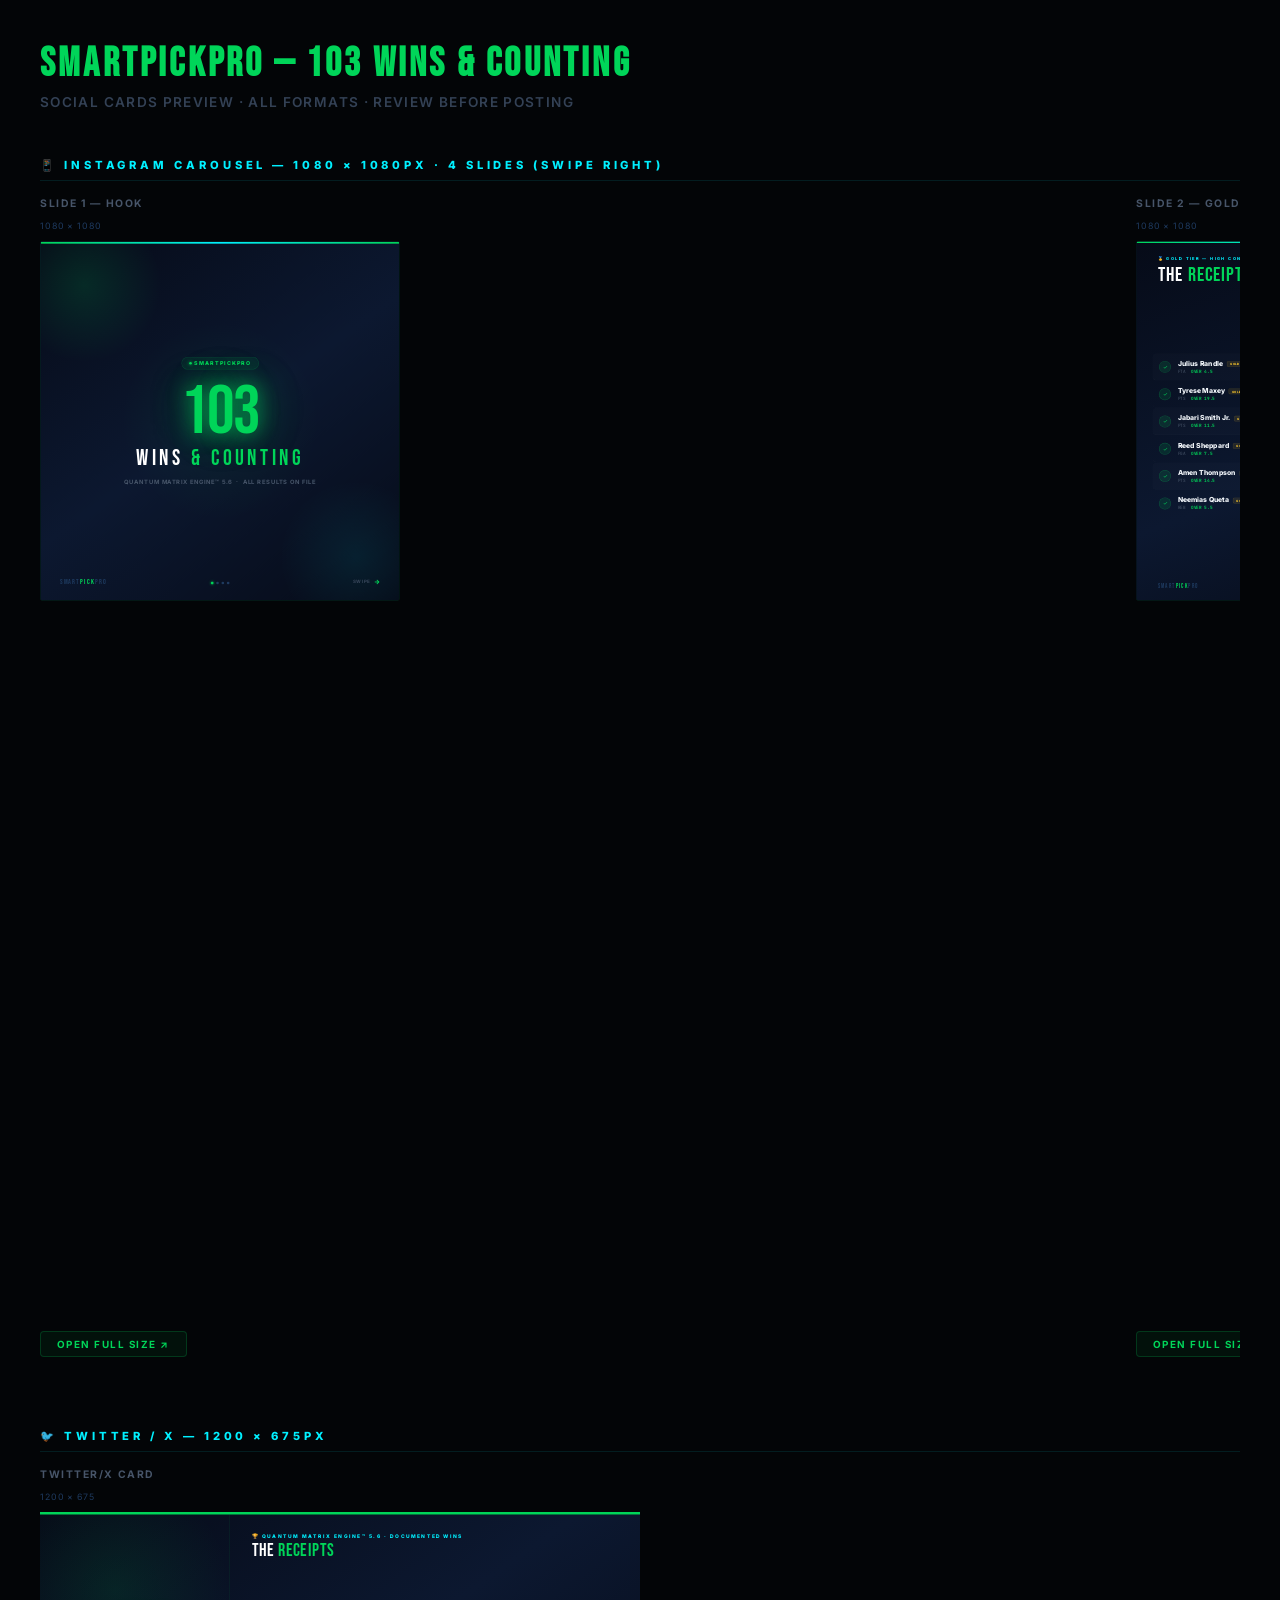
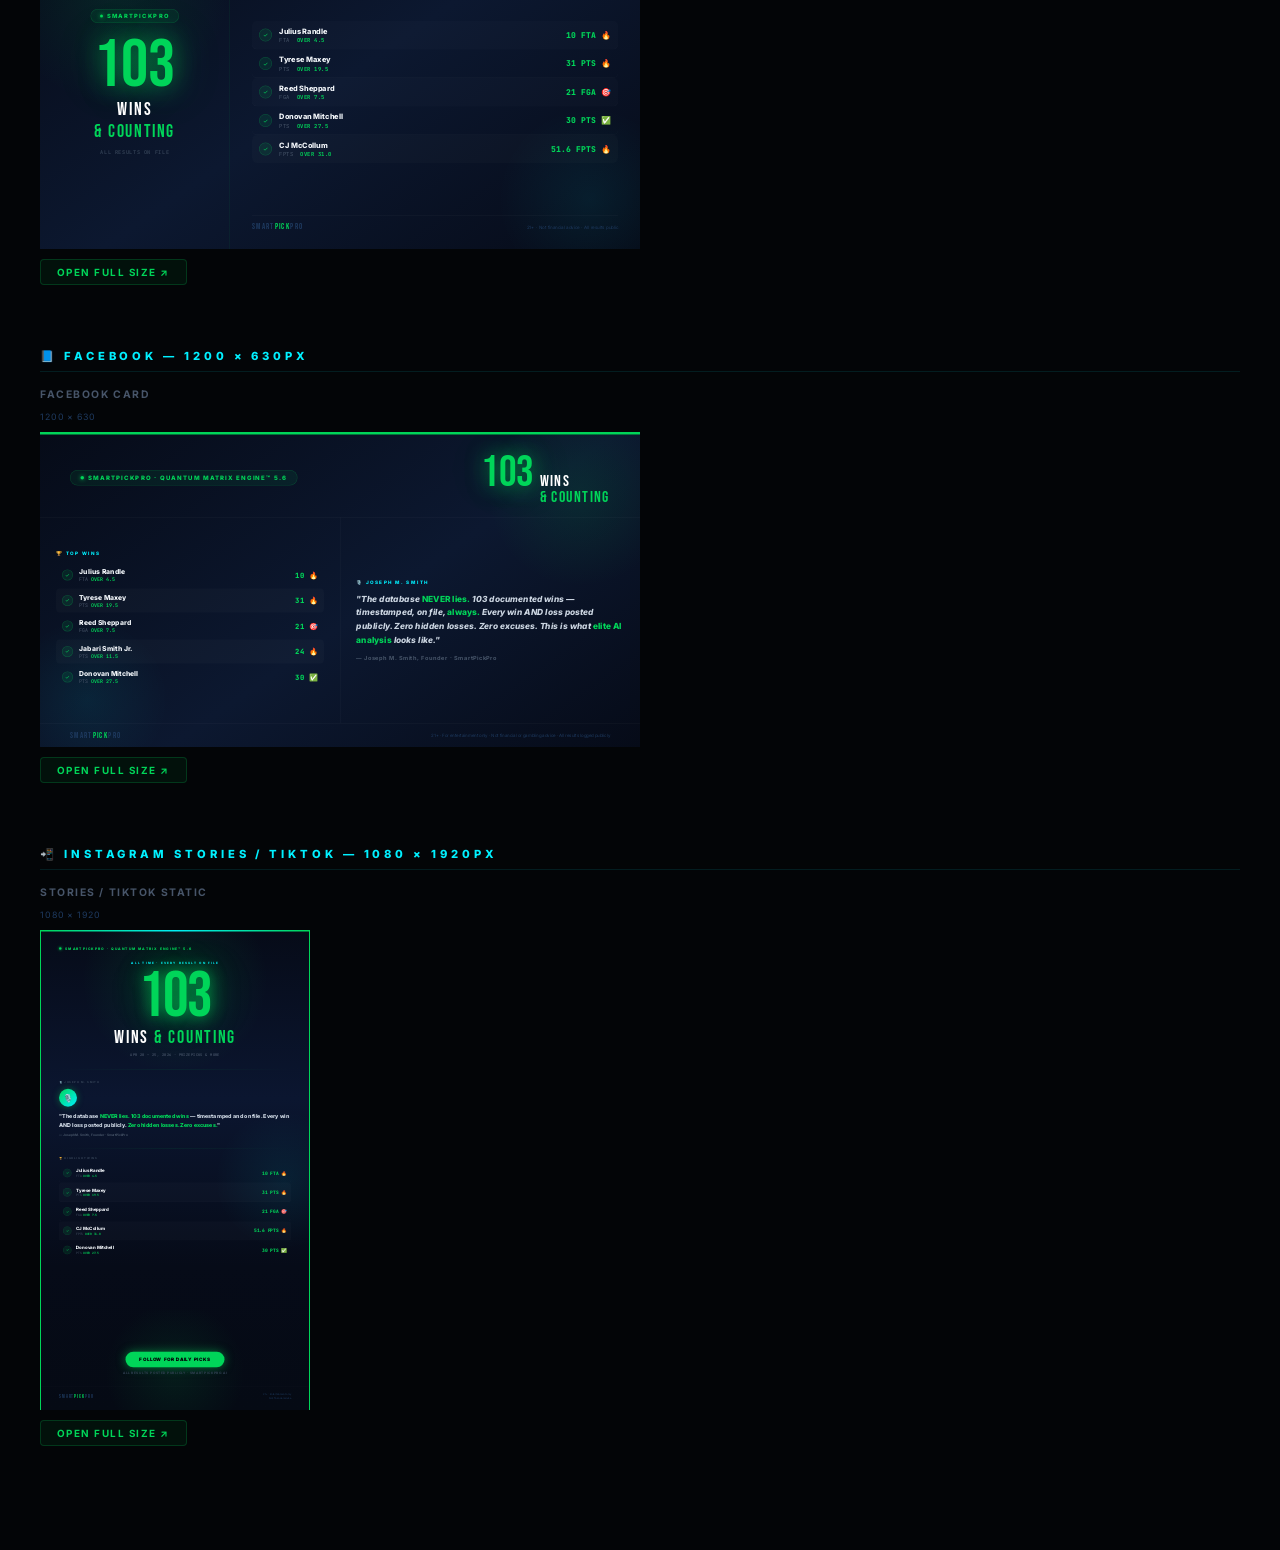
<file: assets/social/index.html>
<!DOCTYPE html>
<html lang="en">
<head>
<meta charset="UTF-8">
<title>SmartPickPro — Social Cards Preview</title>
<style>
@import url('https://fonts.googleapis.com/css2?family=Bebas+Neue&family=Inter:wght@400;600;700;800&display=swap');
* { box-sizing: border-box; margin: 0; padding: 0; }
body {
  background: #030507;
  font-family: 'Inter', sans-serif;
  color: #94a3b8;
  padding: 40px;
  min-height: 100vh;
}
h1 {
  font-family: 'Bebas Neue', sans-serif;
  font-size: 2.5rem;
  color: #00D559;
  letter-spacing: 0.08em;
  margin-bottom: 6px;
}
.subtitle { font-size: 0.85rem; color: #334155; margin-bottom: 48px; letter-spacing: 0.1em; font-weight: 600; text-transform: uppercase; }

.section { margin-bottom: 64px; }
.section-title {
  font-size: 0.7rem; font-weight: 800; letter-spacing: 0.35em; color: #00f0ff;
  text-transform: uppercase; margin-bottom: 16px;
  border-bottom: 1px solid rgba(0,240,255,0.1); padding-bottom: 8px;
}

/* Card groups */
.cards-row { display: flex; gap: 24px; flex-wrap: wrap; align-items: flex-start; }

.card-wrap {
  display: flex; flex-direction: column; gap: 10px;
}
.card-label {
  font-size: 0.65rem; font-weight: 700; letter-spacing: 0.15em;
  color: #475569; text-transform: uppercase;
}
.card-dims {
  font-size: 0.55rem; color: #1e3a5f; letter-spacing: 0.1em;
}
iframe {
  border: 1px solid rgba(0,213,89,0.15);
  border-radius: 8px;
  display: block;
  background: #060B18;
}
a.view-btn {
  display: inline-block;
  background: rgba(0,213,89,0.06);
  border: 1px solid rgba(0,213,89,0.2);
  color: #00D559;
  font-size: 0.62rem;
  font-weight: 700;
  letter-spacing: 0.15em;
  padding: 6px 16px;
  border-radius: 4px;
  text-decoration: none;
  text-transform: uppercase;
  width: fit-content;
}
a.view-btn:hover { background: rgba(0,213,89,0.12); }

/* IG carousel side scroll */
.ig-row { display: flex; gap: 16px; overflow-x: auto; padding-bottom: 8px; }
.ig-row::-webkit-scrollbar { height: 4px; }
.ig-row::-webkit-scrollbar-track { background: #0a0f1a; }
.ig-row::-webkit-scrollbar-thumb { background: #00D559; border-radius: 2px; }
</style>
</head>
<body>

<h1>SmartPickPro — 103 Wins &amp; Counting</h1>
<div class="subtitle">Social Cards Preview · All formats · Review before posting</div>

<!-- INSTAGRAM CAROUSEL -->
<div class="section">
  <div class="section-title">📱 Instagram Carousel — 1080 × 1080px · 4 Slides (Swipe Right)</div>
  <div class="ig-row">

    <div class="card-wrap">
      <div class="card-label">Slide 1 — Hook</div>
      <div class="card-dims">1080 × 1080</div>
      <iframe src="ig_slide_1_hook.html" width="360" height="360" scrolling="no" style="transform:scale(0.333);transform-origin:top left;width:1080px;height:1080px;"></iframe>
      <a class="view-btn" href="ig_slide_1_hook.html" target="_blank">Open Full Size ↗</a>
    </div>

    <div class="card-wrap">
      <div class="card-label">Slide 2 — Gold Wins</div>
      <div class="card-dims">1080 × 1080</div>
      <iframe src="ig_slide_2_gold_wins.html" width="360" height="360" scrolling="no" style="transform:scale(0.333);transform-origin:top left;width:1080px;height:1080px;"></iframe>
      <a class="view-btn" href="ig_slide_2_gold_wins.html" target="_blank">Open Full Size ↗</a>
    </div>

    <div class="card-wrap">
      <div class="card-label">Slide 3 — More Wins</div>
      <div class="card-dims">1080 × 1080</div>
      <iframe src="ig_slide_3_more_wins.html" width="360" height="360" scrolling="no" style="transform:scale(0.333);transform-origin:top left;width:1080px;height:1080px;"></iframe>
      <a class="view-btn" href="ig_slide_3_more_wins.html" target="_blank">Open Full Size ↗</a>
    </div>

    <div class="card-wrap">
      <div class="card-label">Slide 4 — Joseph CTA</div>
      <div class="card-dims">1080 × 1080</div>
      <iframe src="ig_slide_4_cta.html" width="360" height="360" scrolling="no" style="transform:scale(0.333);transform-origin:top left;width:1080px;height:1080px;"></iframe>
      <a class="view-btn" href="ig_slide_4_cta.html" target="_blank">Open Full Size ↗</a>
    </div>

  </div>
</div>

<!-- TWITTER/X -->
<div class="section">
  <div class="section-title">🐦 Twitter / X — 1200 × 675px</div>
  <div class="cards-row">
    <div class="card-wrap">
      <div class="card-label">Twitter/X Card</div>
      <div class="card-dims">1200 × 675</div>
      <div style="position:relative;width:600px;height:337px;overflow:hidden;">
        <iframe src="twitter_x_card.html" scrolling="no" style="width:1200px;height:675px;transform:scale(0.5);transform-origin:top left;border:none;border-radius:0;"></iframe>
      </div>
      <a class="view-btn" href="twitter_x_card.html" target="_blank">Open Full Size ↗</a>
    </div>
  </div>
</div>

<!-- FACEBOOK -->
<div class="section">
  <div class="section-title">📘 Facebook — 1200 × 630px</div>
  <div class="cards-row">
    <div class="card-wrap">
      <div class="card-label">Facebook Card</div>
      <div class="card-dims">1200 × 630</div>
      <div style="position:relative;width:600px;height:315px;overflow:hidden;">
        <iframe src="facebook_card.html" scrolling="no" style="width:1200px;height:630px;transform:scale(0.5);transform-origin:top left;border:none;border-radius:0;"></iframe>
      </div>
      <a class="view-btn" href="facebook_card.html" target="_blank">Open Full Size ↗</a>
    </div>
  </div>
</div>

<!-- STORIES / TIKTOK -->
<div class="section">
  <div class="section-title">📲 Instagram Stories / TikTok — 1080 × 1920px</div>
  <div class="cards-row">
    <div class="card-wrap">
      <div class="card-label">Stories / TikTok Static</div>
      <div class="card-dims">1080 × 1920</div>
      <div style="position:relative;width:270px;height:480px;overflow:hidden;">
        <iframe src="stories_tiktok.html" scrolling="no" style="width:1080px;height:1920px;transform:scale(0.25);transform-origin:top left;border:none;border-radius:0;"></iframe>
      </div>
      <a class="view-btn" href="stories_tiktok.html" target="_blank">Open Full Size ↗</a>
    </div>
  </div>
</div>

</body>
</html>
</file>
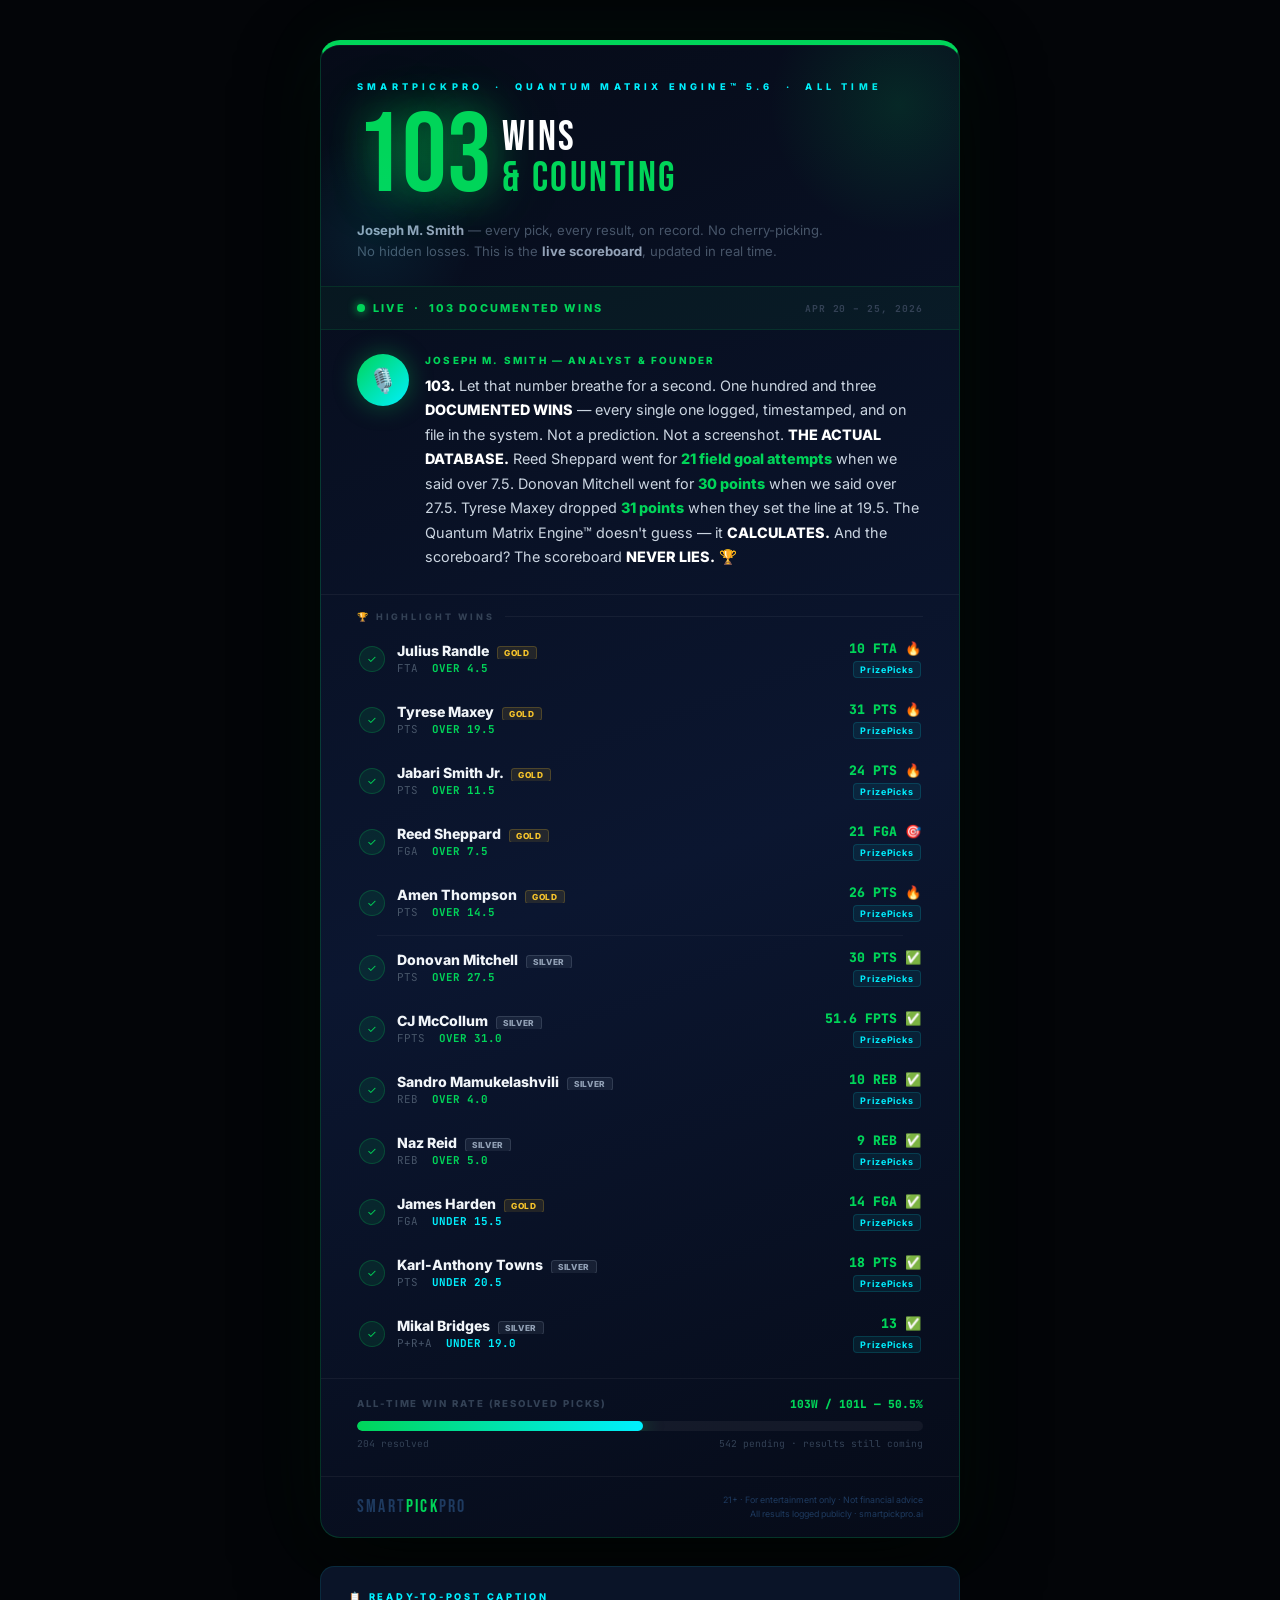
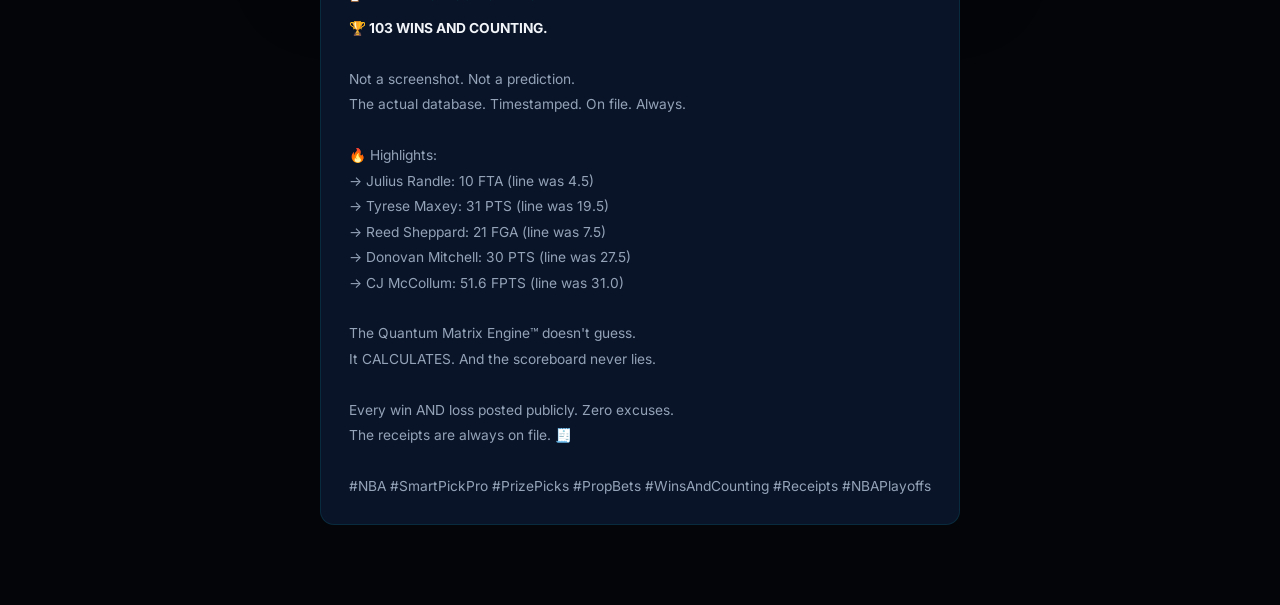
<file: assets/wins_and_counting.html>
<!DOCTYPE html>
<html lang="en">
<head>
<meta charset="UTF-8">
<meta name="viewport" content="width=device-width, initial-scale=1.0">
<title>SmartPickPro — 103 Wins &amp; Counting</title>
<style>
  @import url('https://fonts.googleapis.com/css2?family=Bebas+Neue&family=Inter:wght@400;600;700;800;900&family=JetBrains+Mono:wght@400;700&display=swap');

  *, *::before, *::after { box-sizing: border-box; margin: 0; padding: 0; }

  body {
    background: #030508;
    display: flex;
    justify-content: center;
    align-items: flex-start;
    padding: 40px 20px 80px;
    min-height: 100vh;
    font-family: 'Inter', system-ui, sans-serif;
  }

  .outer { display: flex; flex-direction: column; align-items: center; width: 100%; max-width: 640px; }

  .card {
    width: 100%;
    background: linear-gradient(160deg, #060B18 0%, #0B1630 55%, #060B18 100%);
    border: 1px solid rgba(0,213,89,0.20);
    border-top: 5px solid #00D559;
    border-radius: 20px;
    overflow: hidden;
    box-shadow:
      0 32px 80px rgba(0,0,0,0.75),
      0 0 80px rgba(0,213,89,0.06),
      inset 0 1px 0 rgba(255,255,255,0.04);
  }

  /* ── HERO ── */
  .hero {
    padding: 36px 36px 24px;
    position: relative;
    overflow: hidden;
  }
  .hero-glow-tr {
    position: absolute; top: -80px; right: -80px;
    width: 280px; height: 280px;
    background: radial-gradient(circle, rgba(0,213,89,0.13) 0%, transparent 65%);
    pointer-events: none;
  }
  .hero-glow-bl {
    position: absolute; bottom: -60px; left: -60px;
    width: 220px; height: 220px;
    background: radial-gradient(circle, rgba(0,240,255,0.07) 0%, transparent 65%);
    pointer-events: none;
  }

  .hero-eyebrow {
    font-size: 0.58rem;
    font-weight: 800;
    letter-spacing: 0.45em;
    color: #00f0ff;
    text-transform: uppercase;
    margin-bottom: 10px;
  }

  .hero-counter {
    display: flex;
    align-items: flex-end;
    gap: 10px;
    line-height: 1;
    margin-bottom: 6px;
  }
  .hero-num {
    font-family: 'Bebas Neue', sans-serif;
    font-size: 7rem;
    color: #00D559;
    text-shadow:
      0 0 40px rgba(0,213,89,0.6),
      0 0 80px rgba(0,213,89,0.3);
    line-height: 1;
  }
  .hero-word {
    font-family: 'Bebas Neue', sans-serif;
    font-size: 2.6rem;
    color: #ffffff;
    letter-spacing: 0.06em;
    line-height: 1;
    padding-bottom: 14px;
  }
  .hero-word span {
    color: #00D559;
  }

  .hero-sub {
    font-size: 0.82rem;
    color: #475569;
    line-height: 1.6;
    margin-top: 6px;
    max-width: 480px;
  }
  .hero-sub strong { color: #94a3b8; }

  /* ── LIVE COUNTER STRIP ── */
  .counter-strip {
    background: rgba(0,213,89,0.05);
    border-top: 1px solid rgba(0,213,89,0.12);
    border-bottom: 1px solid rgba(0,213,89,0.12);
    padding: 14px 36px;
    display: flex;
    align-items: center;
    gap: 8px;
  }
  .cs-dot {
    width: 8px; height: 8px;
    background: #00D559;
    border-radius: 50%;
    box-shadow: 0 0 10px #00D559;
    animation: pulse 1.6s ease-in-out infinite;
    flex-shrink: 0;
  }
  @keyframes pulse {
    0%, 100% { opacity: 1; transform: scale(1); }
    50% { opacity: 0.4; transform: scale(0.7); }
  }
  .cs-text {
    font-size: 0.68rem;
    font-weight: 800;
    letter-spacing: 0.2em;
    color: #00D559;
    text-transform: uppercase;
  }
  .cs-date {
    margin-left: auto;
    font-size: 0.6rem;
    font-weight: 700;
    letter-spacing: 0.1em;
    color: #334155;
    font-family: 'JetBrains Mono', monospace;
  }

  /* ── JOSEPH QUOTE ── */
  .joseph {
    padding: 24px 36px;
    border-bottom: 1px solid rgba(255,255,255,0.05);
    display: flex;
    gap: 16px;
    align-items: flex-start;
  }
  .joseph-av {
    width: 52px; height: 52px;
    border-radius: 50%;
    background: linear-gradient(135deg, #00D559 0%, #00f0ff 100%);
    display: flex;
    align-items: center;
    justify-content: center;
    font-size: 1.5rem;
    flex-shrink: 0;
    box-shadow: 0 0 24px rgba(0,213,89,0.35);
  }
  .joseph-body { flex: 1; }
  .joseph-name {
    font-size: 0.62rem;
    font-weight: 800;
    letter-spacing: 0.22em;
    color: #00D559;
    text-transform: uppercase;
    margin-bottom: 8px;
  }
  .joseph-copy {
    font-size: 0.9rem;
    color: #cbd5e1;
    line-height: 1.7;
  }
  .joseph-copy em { color: #ffffff; font-style: normal; font-weight: 800; }
  .joseph-copy .hot { color: #00D559; font-weight: 800; }

  /* ── SECTION LABEL ── */
  .sec-label {
    padding: 16px 36px 8px;
    font-size: 0.56rem;
    font-weight: 800;
    letter-spacing: 0.32em;
    color: #334155;
    text-transform: uppercase;
    display: flex;
    align-items: center;
    gap: 10px;
  }
  .sec-label::after {
    content: '';
    flex: 1;
    height: 1px;
    background: rgba(255,255,255,0.05);
  }

  /* ── PICK ROWS ── */
  .picks { padding: 0 28px 4px; }
  .pick {
    display: flex;
    align-items: center;
    gap: 12px;
    padding: 10px 10px;
    border-radius: 10px;
    margin-bottom: 3px;
  }
  .pick:hover { background: rgba(255,255,255,0.025); }
  .pick-icon {
    width: 26px; height: 26px;
    background: rgba(0,213,89,0.10);
    border: 1px solid rgba(0,213,89,0.22);
    border-radius: 50%;
    display: flex; align-items: center; justify-content: center;
    font-size: 0.68rem;
    color: #00D559;
    flex-shrink: 0;
  }
  .pick-main { flex: 1; min-width: 0; }
  .pick-player {
    font-weight: 800;
    font-size: 0.88rem;
    color: #f1f5f9;
    white-space: nowrap;
    overflow: hidden;
    text-overflow: ellipsis;
  }
  .pick-line {
    font-size: 0.68rem;
    color: #475569;
    margin-top: 2px;
    font-family: 'JetBrains Mono', monospace;
  }
  .over  { color: #00D559; font-weight: 700; }
  .under { color: #00f0ff; font-weight: 700; }
  .pick-right { text-align: right; flex-shrink: 0; }
  .pick-result {
    font-size: 0.82rem;
    font-weight: 900;
    color: #00D559;
    font-family: 'JetBrains Mono', monospace;
  }
  .pick-plat {
    font-size: 0.56rem;
    font-weight: 700;
    letter-spacing: 0.1em;
    background: rgba(0,240,255,0.07);
    border: 1px solid rgba(0,240,255,0.14);
    border-radius: 4px;
    padding: 2px 6px;
    color: #00f0ff;
    margin-top: 3px;
    display: inline-block;
  }
  .tier-g  { font-size:0.52rem;font-weight:800;padding:1px 6px;border-radius:3px;background:rgba(249,198,43,0.1);color:#F9C62B;border:1px solid rgba(249,198,43,0.2);margin-left:5px;letter-spacing:0.08em;text-transform:uppercase; }
  .tier-s  { font-size:0.52rem;font-weight:800;padding:1px 6px;border-radius:3px;background:rgba(148,163,184,0.1);color:#94a3b8;border:1px solid rgba(148,163,184,0.2);margin-left:5px;letter-spacing:0.08em;text-transform:uppercase; }

  .divider { height: 1px; background: rgba(255,255,255,0.04); margin: 3px 28px; }

  /* ── PROGRESS BAR ── */
  .progress-section {
    padding: 18px 36px 20px;
    border-top: 1px solid rgba(255,255,255,0.05);
    margin-top: 8px;
  }
  .prog-header {
    display: flex;
    justify-content: space-between;
    align-items: center;
    margin-bottom: 10px;
  }
  .prog-label {
    font-size: 0.6rem;
    font-weight: 800;
    letter-spacing: 0.2em;
    color: #334155;
    text-transform: uppercase;
  }
  .prog-val {
    font-size: 0.7rem;
    font-weight: 800;
    color: #00D559;
    font-family: 'JetBrains Mono', monospace;
  }
  .prog-track {
    height: 10px;
    background: rgba(255,255,255,0.05);
    border-radius: 5px;
    overflow: hidden;
    position: relative;
  }
  .prog-fill {
    height: 100%;
    background: linear-gradient(90deg, #00D559 0%, #00f0ff 100%);
    border-radius: 5px;
    box-shadow: 0 0 20px rgba(0,213,89,0.55);
    width: 50.5%;
  }
  .prog-sublabels {
    display: flex;
    justify-content: space-between;
    margin-top: 6px;
  }
  .prog-sub {
    font-size: 0.6rem;
    color: #334155;
    font-family: 'JetBrains Mono', monospace;
  }

  /* ── FOOTER ── */
  .footer {
    padding: 16px 36px;
    border-top: 1px solid rgba(255,255,255,0.05);
    display: flex;
    justify-content: space-between;
    align-items: center;
    gap: 12px;
    margin-top: 6px;
  }
  .footer-brand {
    font-family: 'Bebas Neue', sans-serif;
    font-size: 1.15rem;
    letter-spacing: 0.12em;
    color: #1e3a5f;
  }
  .footer-brand span { color: #00D559; }
  .footer-disc {
    font-size: 0.55rem;
    color: #1e3a5f;
    text-align: right;
    line-height: 1.6;
  }

  /* ── CAPTION BOX ── */
  .caption-box {
    width: 100%;
    margin-top: 28px;
    background: #0A1428;
    border: 1px solid rgba(0,240,255,0.10);
    border-radius: 14px;
    padding: 24px 28px;
  }
  .cap-label {
    font-size: 0.58rem;
    font-weight: 800;
    letter-spacing: 0.3em;
    color: #00f0ff;
    text-transform: uppercase;
    margin-bottom: 14px;
  }
  .cap-text {
    font-size: 0.86rem;
    color: #94a3b8;
    line-height: 1.85;
    white-space: pre-line;
  }
  .cap-text strong { color: #f1f5f9; }
</style>
</head>
<body>
<div class="outer">

<!-- ═══ CARD ═══ -->
<div class="card">

  <!-- HERO -->
  <div class="hero">
    <div class="hero-glow-tr"></div>
    <div class="hero-glow-bl"></div>
    <div class="hero-eyebrow">SmartPickPro &nbsp;·&nbsp; Quantum Matrix Engine™ 5.6 &nbsp;·&nbsp; All Time</div>
    <div class="hero-counter">
      <div class="hero-num">103</div>
      <div class="hero-word">WINS<br><span>&amp; COUNTING</span></div>
    </div>
    <div class="hero-sub">
      <strong>Joseph M. Smith</strong> — every pick, every result, on record. No cherry-picking.
      No hidden losses. This is the <strong>live scoreboard</strong>, updated in real time.
    </div>
  </div>

  <!-- LIVE STRIP -->
  <div class="counter-strip">
    <div class="cs-dot"></div>
    <div class="cs-text">Live &nbsp;·&nbsp; 103 Documented Wins</div>
    <div class="cs-date">APR 20 – 25, 2026</div>
  </div>

  <!-- JOSEPH QUOTE -->
  <div class="joseph">
    <div class="joseph-av">🎙️</div>
    <div class="joseph-body">
      <div class="joseph-name">Joseph M. Smith — Analyst &amp; Founder</div>
      <div class="joseph-copy">
        <em>103.</em> Let that number breathe for a second.
        One hundred and three <em>DOCUMENTED WINS</em> — every single one logged, timestamped,
        and on file in the system. Not a prediction. Not a screenshot.
        <em>THE ACTUAL DATABASE.</em>
        Reed Sheppard went for <span class="hot">21 field goal attempts</span> when we said over 7.5.
        Donovan Mitchell went for <span class="hot">30 points</span> when we said over 27.5.
        Tyrese Maxey dropped <span class="hot">31 points</span> when they set the line at 19.5.
        The Quantum Matrix Engine™ doesn't guess — it <em>CALCULATES.</em>
        And the scoreboard? The scoreboard <em>NEVER LIES.</em> 🏆
      </div>
    </div>
  </div>

  <!-- TOP WINS -->
  <div class="sec-label">🏆 Highlight Wins</div>

  <div class="picks">

    <div class="pick">
      <div class="pick-icon">✓</div>
      <div class="pick-main">
        <div class="pick-player">Julius Randle <span class="tier-g">Gold</span></div>
        <div class="pick-line">FTA &nbsp;<span class="over">OVER 4.5</span></div>
      </div>
      <div class="pick-right">
        <div class="pick-result">10 FTA 🔥</div>
        <div class="pick-plat">PrizePicks</div>
      </div>
    </div>

    <div class="pick">
      <div class="pick-icon">✓</div>
      <div class="pick-main">
        <div class="pick-player">Tyrese Maxey <span class="tier-g">Gold</span></div>
        <div class="pick-line">PTS &nbsp;<span class="over">OVER 19.5</span></div>
      </div>
      <div class="pick-right">
        <div class="pick-result">31 PTS 🔥</div>
        <div class="pick-plat">PrizePicks</div>
      </div>
    </div>

    <div class="pick">
      <div class="pick-icon">✓</div>
      <div class="pick-main">
        <div class="pick-player">Jabari Smith Jr. <span class="tier-g">Gold</span></div>
        <div class="pick-line">PTS &nbsp;<span class="over">OVER 11.5</span></div>
      </div>
      <div class="pick-right">
        <div class="pick-result">24 PTS 🔥</div>
        <div class="pick-plat">PrizePicks</div>
      </div>
    </div>

    <div class="pick">
      <div class="pick-icon">✓</div>
      <div class="pick-main">
        <div class="pick-player">Reed Sheppard <span class="tier-g">Gold</span></div>
        <div class="pick-line">FGA &nbsp;<span class="over">OVER 7.5</span></div>
      </div>
      <div class="pick-right">
        <div class="pick-result">21 FGA 🎯</div>
        <div class="pick-plat">PrizePicks</div>
      </div>
    </div>

    <div class="pick">
      <div class="pick-icon">✓</div>
      <div class="pick-main">
        <div class="pick-player">Amen Thompson <span class="tier-g">Gold</span></div>
        <div class="pick-line">PTS &nbsp;<span class="over">OVER 14.5</span></div>
      </div>
      <div class="pick-right">
        <div class="pick-result">26 PTS 🔥</div>
        <div class="pick-plat">PrizePicks</div>
      </div>
    </div>

    <div class="divider"></div>

    <div class="pick">
      <div class="pick-icon">✓</div>
      <div class="pick-main">
        <div class="pick-player">Donovan Mitchell <span class="tier-s">Silver</span></div>
        <div class="pick-line">PTS &nbsp;<span class="over">OVER 27.5</span></div>
      </div>
      <div class="pick-right">
        <div class="pick-result">30 PTS ✅</div>
        <div class="pick-plat">PrizePicks</div>
      </div>
    </div>

    <div class="pick">
      <div class="pick-icon">✓</div>
      <div class="pick-main">
        <div class="pick-player">CJ McCollum <span class="tier-s">Silver</span></div>
        <div class="pick-line">FPTS &nbsp;<span class="over">OVER 31.0</span></div>
      </div>
      <div class="pick-right">
        <div class="pick-result">51.6 FPTS ✅</div>
        <div class="pick-plat">PrizePicks</div>
      </div>
    </div>

    <div class="pick">
      <div class="pick-icon">✓</div>
      <div class="pick-main">
        <div class="pick-player">Sandro Mamukelashvili <span class="tier-s">Silver</span></div>
        <div class="pick-line">REB &nbsp;<span class="over">OVER 4.0</span></div>
      </div>
      <div class="pick-right">
        <div class="pick-result">10 REB ✅</div>
        <div class="pick-plat">PrizePicks</div>
      </div>
    </div>

    <div class="pick">
      <div class="pick-icon">✓</div>
      <div class="pick-main">
        <div class="pick-player">Naz Reid <span class="tier-s">Silver</span></div>
        <div class="pick-line">REB &nbsp;<span class="over">OVER 5.0</span></div>
      </div>
      <div class="pick-right">
        <div class="pick-result">9 REB ✅</div>
        <div class="pick-plat">PrizePicks</div>
      </div>
    </div>

    <div class="pick">
      <div class="pick-icon">✓</div>
      <div class="pick-main">
        <div class="pick-player">James Harden <span class="tier-g">Gold</span></div>
        <div class="pick-line">FGA &nbsp;<span class="under">UNDER 15.5</span></div>
      </div>
      <div class="pick-right">
        <div class="pick-result">14 FGA ✅</div>
        <div class="pick-plat">PrizePicks</div>
      </div>
    </div>

    <div class="pick">
      <div class="pick-icon">✓</div>
      <div class="pick-main">
        <div class="pick-player">Karl-Anthony Towns <span class="tier-s">Silver</span></div>
        <div class="pick-line">PTS &nbsp;<span class="under">UNDER 20.5</span></div>
      </div>
      <div class="pick-right">
        <div class="pick-result">18 PTS ✅</div>
        <div class="pick-plat">PrizePicks</div>
      </div>
    </div>

    <div class="pick">
      <div class="pick-icon">✓</div>
      <div class="pick-main">
        <div class="pick-player">Mikal Bridges <span class="tier-s">Silver</span></div>
        <div class="pick-line">P+R+A &nbsp;<span class="under">UNDER 19.0</span></div>
      </div>
      <div class="pick-right">
        <div class="pick-result">13 ✅</div>
        <div class="pick-plat">PrizePicks</div>
      </div>
    </div>

  </div>

  <!-- WIN PROGRESS -->
  <div class="progress-section">
    <div class="prog-header">
      <span class="prog-label">All-Time Win Rate (Resolved Picks)</span>
      <span class="prog-val">103W / 101L — 50.5%</span>
    </div>
    <div class="prog-track">
      <div class="prog-fill"></div>
    </div>
    <div class="prog-sublabels">
      <span class="prog-sub">204 resolved</span>
      <span class="prog-sub">542 pending · results still coming</span>
    </div>
  </div>

  <!-- FOOTER -->
  <div class="footer">
    <div class="footer-brand">Smart<span>Pick</span>Pro</div>
    <div class="footer-disc">
      21+ · For entertainment only · Not financial advice<br>
      All results logged publicly · smartpickpro.ai
    </div>
  </div>

</div><!-- /card -->

<!-- CAPTION BOX -->
<div class="caption-box">
  <div class="cap-label">📋 Ready-to-Post Caption</div>
  <div class="cap-text"><strong>🏆 103 WINS AND COUNTING.</strong>

Not a screenshot. Not a prediction.
The actual database. Timestamped. On file. Always.

🔥 Highlights:
→ Julius Randle: 10 FTA (line was 4.5)
→ Tyrese Maxey: 31 PTS (line was 19.5)
→ Reed Sheppard: 21 FGA (line was 7.5)
→ Donovan Mitchell: 30 PTS (line was 27.5)
→ CJ McCollum: 51.6 FPTS (line was 31.0)

The Quantum Matrix Engine™ doesn't guess.
It CALCULATES. And the scoreboard never lies.

Every win AND loss posted publicly. Zero excuses.
The receipts are always on file. 🧾

#NBA #SmartPickPro #PrizePicks #PropBets #WinsAndCounting #Receipts #NBAPlayoffs</div>
</div>

</div><!-- /outer -->
</body>
</html>
</file>
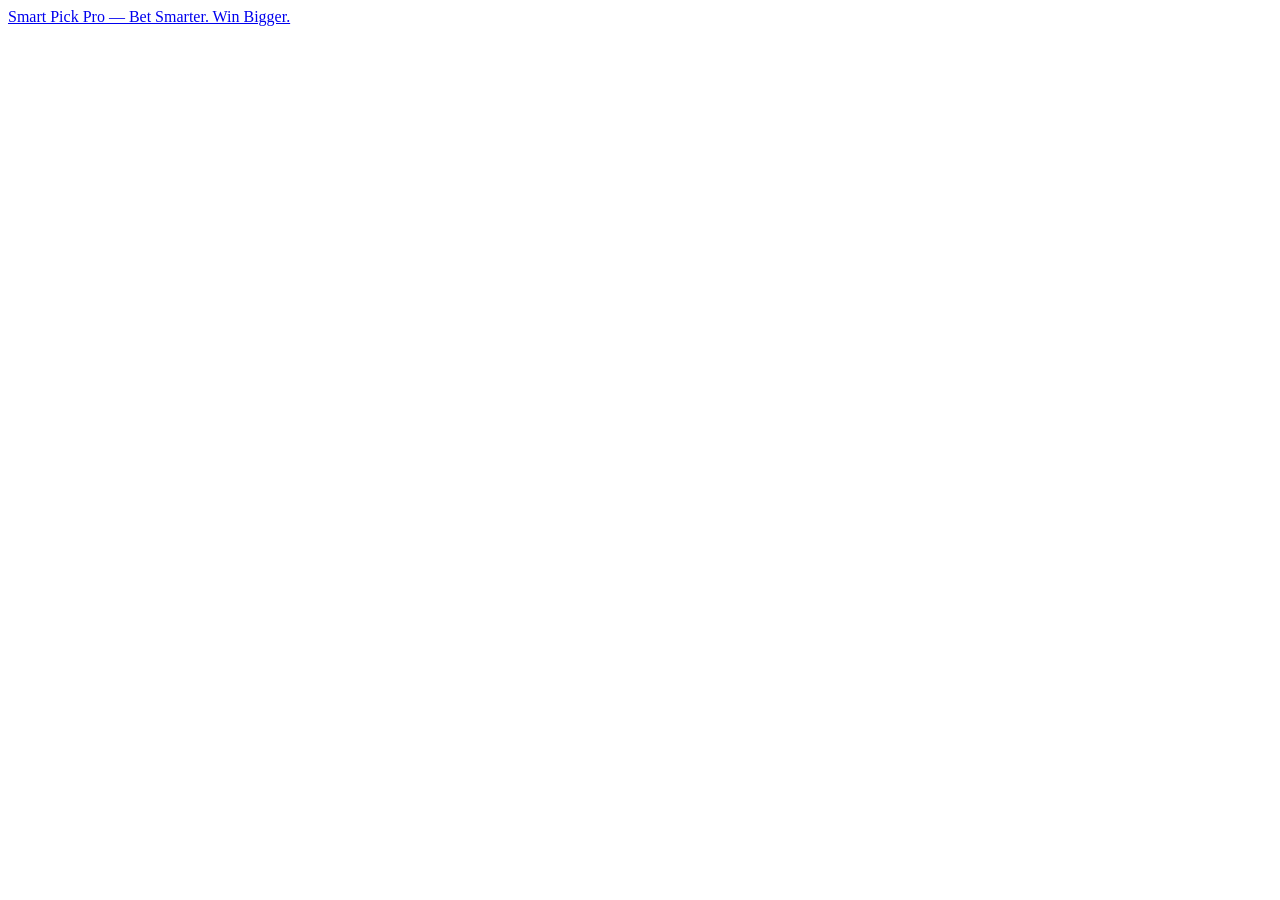
<file: static/og.html>
<!DOCTYPE html>
<html lang="en">
<head>
  <meta charset="utf-8">
  <title>Smart Pick Pro — Bet Smarter. Win Bigger.</title>
  <meta name="description" content="Bet Smarter. Win Bigger." />

  <!-- Open Graph / Facebook / iMessage / WhatsApp -->
  <meta property="og:type"         content="website" />
  <meta property="og:url"          content="https://serene-gentleness-production-e8c7.up.railway.app/" />
  <meta property="og:title"        content="Smart Pick Pro" />
  <meta property="og:description"  content="Bet Smarter. Win Bigger." />
  <meta property="og:image"        content="https://serene-gentleness-production-e8c7.up.railway.app/assets/Smart_Pick_Pro_Logo.png" />
  <meta property="og:image:width"  content="512" />
  <meta property="og:image:height" content="512" />
  <meta property="og:image:type"   content="image/png" />
  <meta property="og:image:alt"    content="Smart Pick Pro Logo" />
  <meta property="og:site_name"    content="Smart Pick Pro" />
  <meta property="og:locale"       content="en_US" />

  <!-- Twitter / X Cards -->
  <meta name="twitter:card"        content="summary_large_image" />
  <meta name="twitter:title"       content="Smart Pick Pro" />
  <meta name="twitter:description" content="Bet Smarter. Win Bigger." />
  <meta name="twitter:image"       content="https://serene-gentleness-production-e8c7.up.railway.app/assets/Smart_Pick_Pro_Logo.png" />
  <meta name="twitter:image:alt"   content="Smart Pick Pro Logo" />

  <!-- Slack / Discord / Telegram / LinkedIn -->
  <meta name="title"               content="Smart Pick Pro" />

  <!-- Apple / iMessage -->
  <meta name="apple-mobile-web-app-title" content="Smart Pick Pro" />
</head>
<body>
  <a href="https://serene-gentleness-production-e8c7.up.railway.app/">Smart Pick Pro — Bet Smarter. Win Bigger.</a>
</body>
</html>
</file>
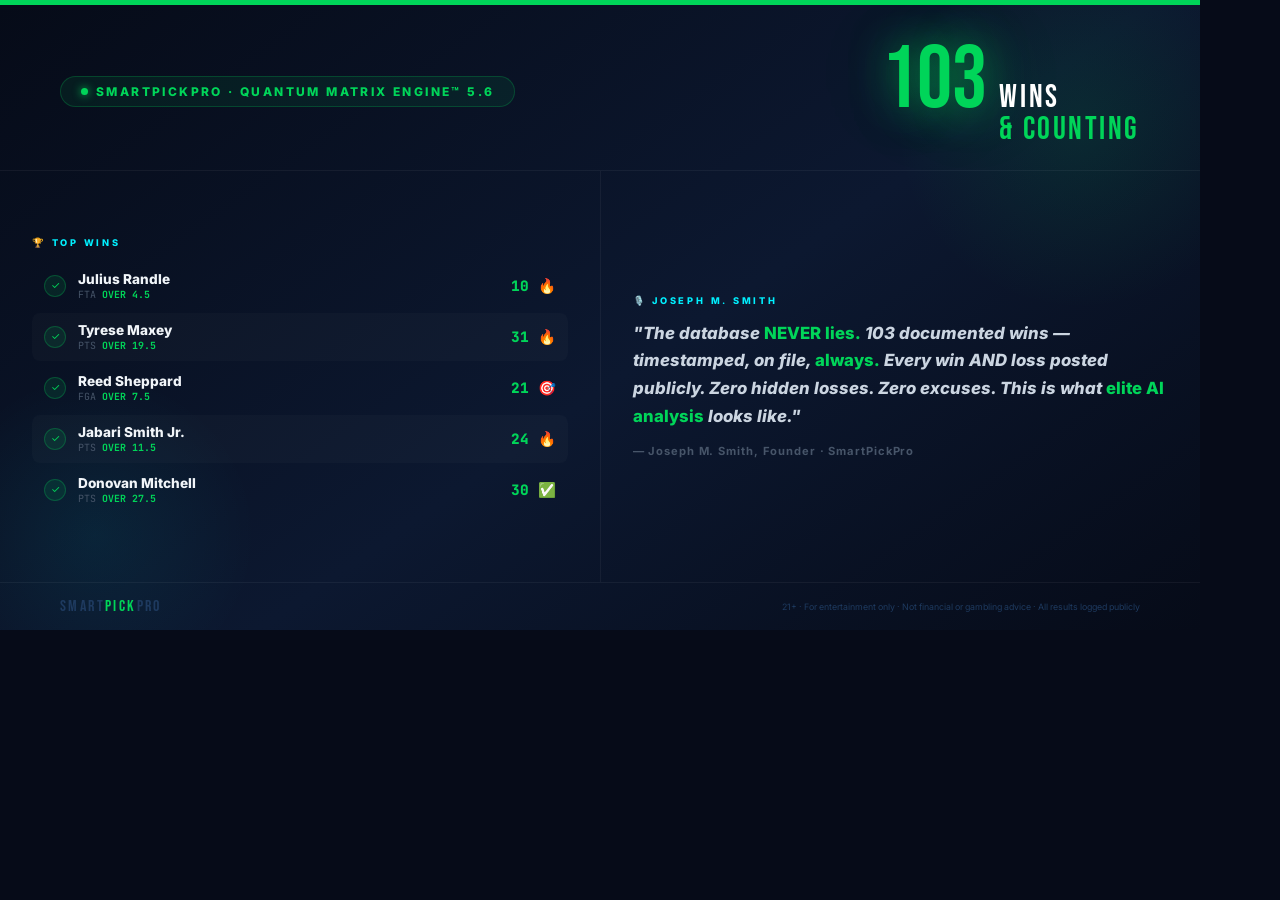
<file: assets/social/facebook_card.html>
<!DOCTYPE html>
<html lang="en">
<head>
<meta charset="UTF-8">
<title>Facebook Card — 1200x630</title>
<style>
@import url('https://fonts.googleapis.com/css2?family=Bebas+Neue&family=Inter:wght@400;700;800;900&family=JetBrains+Mono:wght@500;700&display=swap');
* { box-sizing: border-box; margin: 0; padding: 0; }
body {
  width: 1200px; height: 630px; overflow: hidden;
  background: #060B18; font-family: 'Inter', sans-serif;
}
.card {
  width: 1200px; height: 630px;
  background: linear-gradient(145deg, #060B18 0%, #0C1830 55%, #060B18 100%);
  border-top: 5px solid #00D559;
  position: relative; overflow: hidden;
  display: flex; flex-direction: column;
}
.glow-tr { position:absolute;top:-80px;right:-80px;width:400px;height:400px;background:radial-gradient(circle,rgba(0,213,89,0.10) 0%,transparent 65%);pointer-events:none; }
.glow-bl { position:absolute;bottom:-80px;left:-80px;width:350px;height:350px;background:radial-gradient(circle,rgba(0,240,255,0.07) 0%,transparent 65%);pointer-events:none; }

/* Top row */
.top-row {
  display: flex; align-items: center; justify-content: space-between;
  padding: 32px 60px 24px;
  flex-shrink: 0;
  border-bottom: 1px solid rgba(255,255,255,0.05);
  position: relative; z-index: 1;
}
.brand-chip {
  display: inline-flex; align-items: center; gap: 8px;
  background: rgba(0,213,89,0.08); border: 1px solid rgba(0,213,89,0.22); border-radius: 50px;
  padding: 7px 20px; font-size: 0.75rem; font-weight: 800; letter-spacing: 0.2em; color: #00D559; text-transform: uppercase;
}
.brand-dot { width:7px;height:7px;background:#00D559;border-radius:50%;box-shadow:0 0 8px #00D559;animation:pulse 1.6s ease-in-out infinite; }
@keyframes pulse { 0%,100%{opacity:1;}50%{opacity:0.4;} }
.counter-big {
  display: flex; align-items: baseline; gap: 12px;
}
.num {
  font-family: 'Bebas Neue', sans-serif;
  font-size: 5.5rem; line-height: 1;
  color: #00D559;
  text-shadow: 0 0 40px rgba(0,213,89,0.6), 0 0 80px rgba(0,213,89,0.3);
}
.num-label {
  font-family: 'Bebas Neue', sans-serif;
  font-size: 2rem; color: #ffffff; letter-spacing: 0.08em; line-height: 1;
}
.num-label span { color: #00D559; }

/* Main content */
.main {
  display: flex; flex: 1; position: relative; z-index: 1;
}

.divider-v { width: 1px; background: rgba(255,255,255,0.05); flex-shrink: 0; }

.col { flex: 1; padding: 20px 32px; display: flex; flex-direction: column; justify-content: center; }

.col-title { font-size: 0.58rem; font-weight: 800; letter-spacing: 0.3em; color: #00f0ff; text-transform: uppercase; margin-bottom: 14px; }

.pick {
  display: flex; align-items: center; gap: 12px;
  padding: 9px 12px; border-radius: 8px; margin-bottom: 3px;
}
.pick:nth-child(odd) { background: rgba(255,255,255,0.02); }
.ck { width:22px;height:22px;background:rgba(0,213,89,0.10);border:1.5px solid rgba(0,213,89,0.25);border-radius:50%;display:flex;align-items:center;justify-content:center;font-size:0.65rem;color:#00D559;flex-shrink:0; }
.pi { flex:1;min-width:0; }
.pp { font-size:0.85rem;font-weight:800;color:#f1f5f9;white-space:nowrap;overflow:hidden;text-overflow:ellipsis; }
.pl { font-size:0.62rem;color:#475569;margin-top:1px;font-family:'JetBrains Mono',monospace; }
.ov { color:#00D559;font-weight:700; }
.un { color:#00f0ff;font-weight:700; }
.pr { text-align:right;flex-shrink:0; }
.pn { font-size:0.9rem;font-weight:900;color:#00D559;font-family:'JetBrains Mono',monospace; }

/* Joseph quote col */
.joseph-quote {
  font-size: 1.05rem;
  font-weight: 800;
  color: #cbd5e1;
  line-height: 1.65;
  font-style: italic;
}
.joseph-quote em { color: #00D559; font-style: normal; }
.joseph-attr {
  font-size: 0.7rem; font-weight: 700; color: #475569;
  margin-top: 14px; letter-spacing: 0.08em;
}

/* Footer */
.footer {
  padding: 14px 60px;
  border-top: 1px solid rgba(255,255,255,0.05);
  display: flex; justify-content: space-between; align-items: center;
  flex-shrink: 0; position: relative; z-index: 1;
}
.fb { font-family:'Bebas Neue',sans-serif;font-size:1rem;letter-spacing:0.15em;color:#1e3a5f; }
.fb span { color:#00D559; }
.fd { font-size:0.55rem;color:#1e3a5f; }
</style>
</head>
<body>
<div class="card">
  <div class="glow-tr"></div>
  <div class="glow-bl"></div>

  <!-- TOP ROW -->
  <div class="top-row">
    <div class="brand-chip"><div class="brand-dot"></div>SmartPickPro · Quantum Matrix Engine™ 5.6</div>
    <div class="counter-big">
      <div class="num">103</div>
      <div class="num-label">WINS<br><span>&amp; COUNTING</span></div>
    </div>
  </div>

  <!-- MAIN -->
  <div class="main">
    <!-- Left picks -->
    <div class="col">
      <div class="col-title">🏆 Top Wins</div>
      <div class="pick"><div class="ck">✓</div><div class="pi"><div class="pp">Julius Randle</div><div class="pl">FTA <span class="ov">OVER 4.5</span></div></div><div class="pr"><div class="pn">10 🔥</div></div></div>
      <div class="pick"><div class="ck">✓</div><div class="pi"><div class="pp">Tyrese Maxey</div><div class="pl">PTS <span class="ov">OVER 19.5</span></div></div><div class="pr"><div class="pn">31 🔥</div></div></div>
      <div class="pick"><div class="ck">✓</div><div class="pi"><div class="pp">Reed Sheppard</div><div class="pl">FGA <span class="ov">OVER 7.5</span></div></div><div class="pr"><div class="pn">21 🎯</div></div></div>
      <div class="pick"><div class="ck">✓</div><div class="pi"><div class="pp">Jabari Smith Jr.</div><div class="pl">PTS <span class="ov">OVER 11.5</span></div></div><div class="pr"><div class="pn">24 🔥</div></div></div>
      <div class="pick"><div class="ck">✓</div><div class="pi"><div class="pp">Donovan Mitchell</div><div class="pl">PTS <span class="ov">OVER 27.5</span></div></div><div class="pr"><div class="pn">30 ✅</div></div></div>
    </div>

    <div class="divider-v"></div>

    <!-- Right — Joseph quote -->
    <div class="col">
      <div class="col-title">🎙️ Joseph M. Smith</div>
      <div class="joseph-quote">
        "The database <em>NEVER lies.</em>
        103 documented wins — timestamped, on file, <em>always.</em>
        Every win AND loss posted publicly.
        Zero hidden losses. Zero excuses.
        This is what <em>elite AI analysis</em> looks like."
      </div>
      <div class="joseph-attr">— Joseph M. Smith, Founder · SmartPickPro</div>
    </div>
  </div>

  <div class="footer">
    <div class="fb">Smart<span>Pick</span>Pro</div>
    <div class="fd">21+ · For entertainment only · Not financial or gambling advice · All results logged publicly</div>
  </div>
</div>
</body>
</html>
</file>
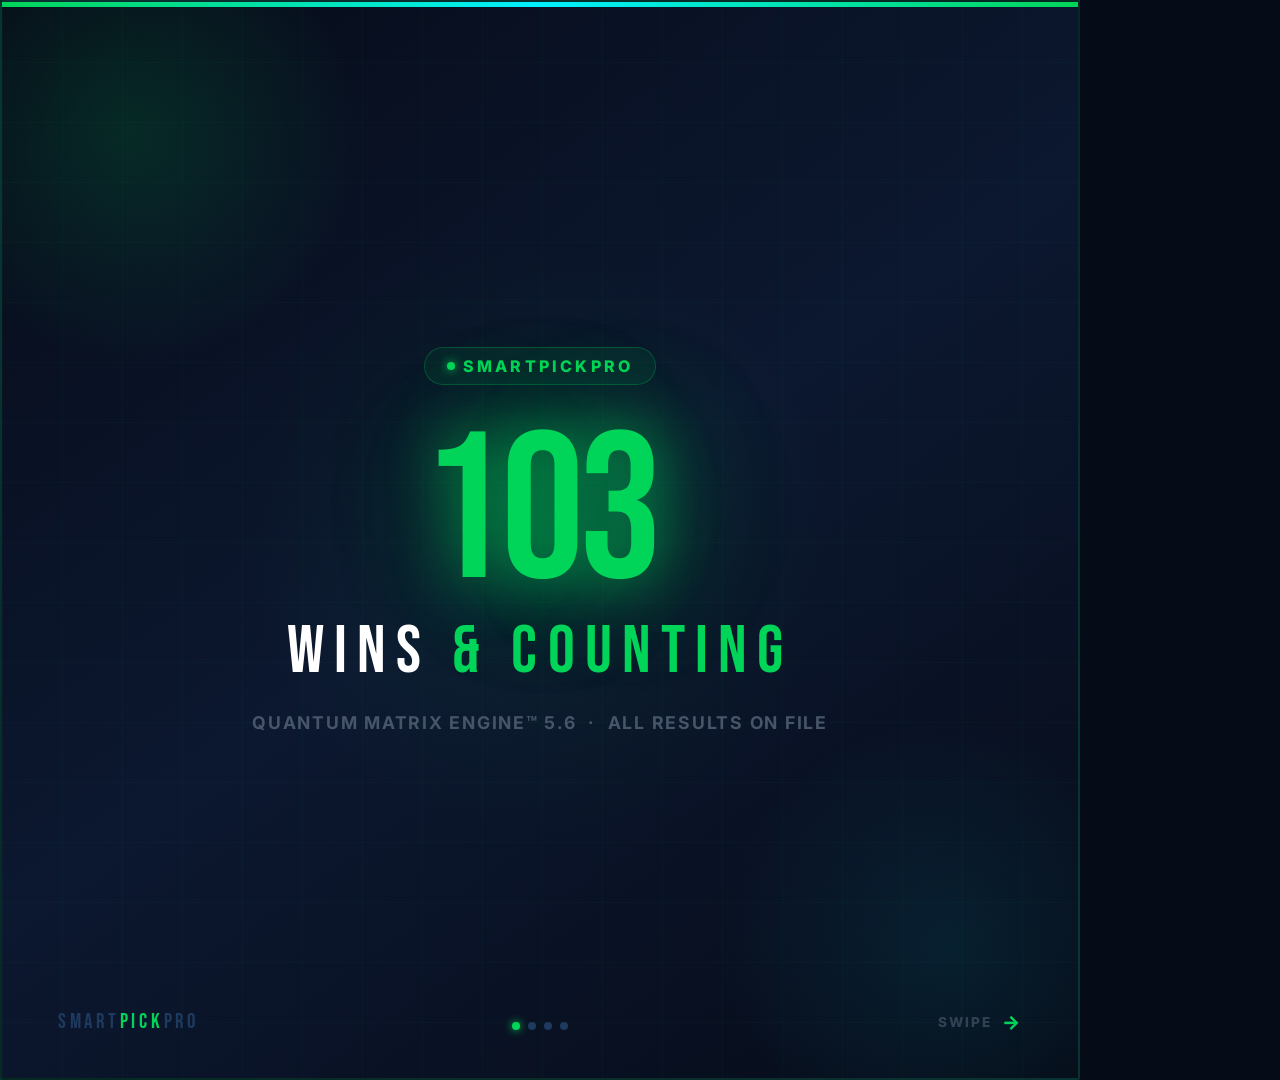
<file: assets/social/ig_slide_1_hook.html>
<!DOCTYPE html>
<html lang="en">
<head>
<meta charset="UTF-8">
<title>IG Slide 1 — 103 Wins Hook</title>
<style>
@import url('https://fonts.googleapis.com/css2?family=Bebas+Neue&family=Inter:wght@700;800;900&display=swap');
* { box-sizing: border-box; margin: 0; padding: 0; }
body {
  width: 1080px; height: 1080px; overflow: hidden;
  background: #060B18;
  font-family: 'Inter', sans-serif;
  display: flex; align-items: center; justify-content: center;
}
.slide {
  width: 1080px; height: 1080px;
  background: linear-gradient(145deg, #060B18 0%, #0C1830 50%, #060B18 100%);
  border: 2px solid rgba(0,213,89,0.15);
  position: relative;
  overflow: hidden;
  display: flex; flex-direction: column;
  align-items: center; justify-content: center;
  text-align: center;
  padding: 80px;
}

/* Background grid lines */
.slide::before {
  content: '';
  position: absolute; inset: 0;
  background-image:
    linear-gradient(rgba(0,213,89,0.03) 1px, transparent 1px),
    linear-gradient(90deg, rgba(0,213,89,0.03) 1px, transparent 1px);
  background-size: 60px 60px;
  pointer-events: none;
}

/* Glow orbs */
.glow-tl {
  position: absolute; top: -120px; left: -120px;
  width: 500px; height: 500px;
  background: radial-gradient(circle, rgba(0,213,89,0.14) 0%, transparent 65%);
}
.glow-br {
  position: absolute; bottom: -120px; right: -120px;
  width: 500px; height: 500px;
  background: radial-gradient(circle, rgba(0,240,255,0.08) 0%, transparent 65%);
}
.glow-center {
  position: absolute;
  width: 700px; height: 700px;
  background: radial-gradient(circle, rgba(0,213,89,0.07) 0%, transparent 60%);
}

/* Top bar */
.topbar {
  position: absolute; top: 0; left: 0; right: 0;
  height: 5px;
  background: linear-gradient(90deg, #00D559, #00f0ff, #00D559);
}

/* Brand chip */
.brand-chip {
  display: inline-flex; align-items: center; gap: 8px;
  background: rgba(0,213,89,0.08);
  border: 1px solid rgba(0,213,89,0.25);
  border-radius: 50px;
  padding: 8px 22px;
  font-size: 1rem;
  font-weight: 800;
  letter-spacing: 0.2em;
  color: #00D559;
  text-transform: uppercase;
  margin-bottom: 36px;
}
.brand-dot {
  width: 8px; height: 8px;
  background: #00D559;
  border-radius: 50%;
  box-shadow: 0 0 10px #00D559;
  animation: pulse 1.6s ease-in-out infinite;
}
@keyframes pulse {
  0%,100% { opacity:1; transform:scale(1); }
  50% { opacity:0.4; transform:scale(0.7); }
}

/* Big number */
.big-num {
  font-family: 'Bebas Neue', sans-serif;
  font-size: 13rem;
  line-height: 0.9;
  color: #00D559;
  text-shadow:
    0 0 60px rgba(0,213,89,0.7),
    0 0 120px rgba(0,213,89,0.4),
    0 0 200px rgba(0,213,89,0.15);
  letter-spacing: -0.02em;
  position: relative; z-index: 1;
}

.wins-label {
  font-family: 'Bebas Neue', sans-serif;
  font-size: 4.2rem;
  color: #ffffff;
  letter-spacing: 0.15em;
  margin-top: 4px;
  position: relative; z-index: 1;
}
.wins-label span { color: #00D559; }

.sub {
  font-size: 1.1rem;
  font-weight: 700;
  color: #475569;
  letter-spacing: 0.1em;
  text-transform: uppercase;
  margin-top: 20px;
  position: relative; z-index: 1;
}

/* Swipe hint */
.swipe {
  position: absolute; bottom: 44px; right: 56px;
  display: flex; align-items: center; gap: 10px;
  font-size: 0.85rem;
  font-weight: 800;
  letter-spacing: 0.15em;
  color: #334155;
  text-transform: uppercase;
}
.swipe-arrow {
  font-size: 1.2rem;
  color: #00D559;
  animation: slidex 1.4s ease-in-out infinite;
}
@keyframes slidex {
  0%,100% { transform: translateX(0); }
  50% { transform: translateX(7px); }
}

/* Bottom brand */
.bottom-brand {
  position: absolute; bottom: 44px; left: 56px;
  font-family: 'Bebas Neue', sans-serif;
  font-size: 1.3rem;
  letter-spacing: 0.18em;
  color: #1e3a5f;
}
.bottom-brand span { color: #00D559; }

/* Slide dots */
.dots {
  position: absolute; bottom: 48px; left: 50%; transform: translateX(-50%);
  display: flex; gap: 8px;
}
.dot { width:8px;height:8px;border-radius:50%;background:#1e3a5f; }
.dot.active { background:#00D559; box-shadow: 0 0 8px #00D559; }
</style>
</head>
<body>
<div class="slide">
  <div class="topbar"></div>
  <div class="glow-tl"></div>
  <div class="glow-br"></div>
  <div class="glow-center"></div>

  <div class="brand-chip">
    <div class="brand-dot"></div>
    SmartPickPro
  </div>

  <div class="big-num">103</div>
  <div class="wins-label">WINS <span>&amp; COUNTING</span></div>
  <div class="sub">Quantum Matrix Engine™ 5.6 &nbsp;·&nbsp; All Results On File</div>

  <div class="bottom-brand">Smart<span>Pick</span>Pro</div>
  <div class="swipe">SWIPE <span class="swipe-arrow">→</span></div>

  <div class="dots">
    <div class="dot active"></div>
    <div class="dot"></div>
    <div class="dot"></div>
    <div class="dot"></div>
  </div>
</div>
</body>
</html>
</file>
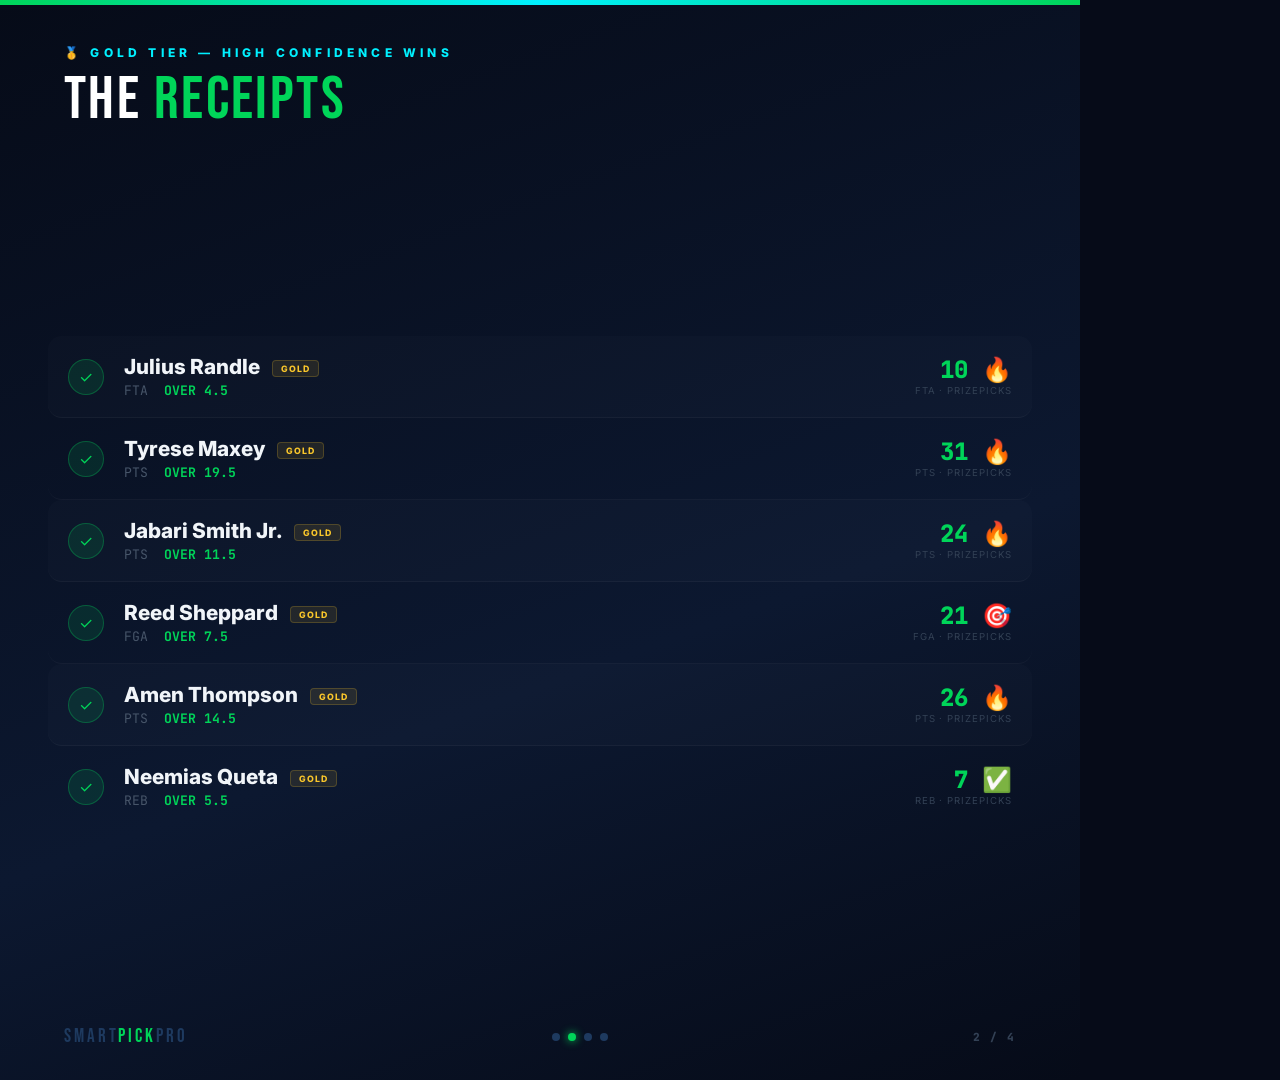
<file: assets/social/ig_slide_2_gold_wins.html>
<!DOCTYPE html>
<html lang="en">
<head>
<meta charset="UTF-8">
<title>IG Slide 2 — Top Gold Wins</title>
<style>
@import url('https://fonts.googleapis.com/css2?family=Bebas+Neue&family=Inter:wght@400;600;700;800;900&family=JetBrains+Mono:wght@500;700&display=swap');
* { box-sizing: border-box; margin: 0; padding: 0; }
body {
  width: 1080px; height: 1080px; overflow: hidden;
  background: #060B18;
  font-family: 'Inter', sans-serif;
}
.slide {
  width: 1080px; height: 1080px;
  background: linear-gradient(160deg, #060B18 0%, #0C1830 60%, #060B18 100%);
  position: relative; overflow: hidden;
  display: flex; flex-direction: column;
}

.topbar {
  height: 5px;
  background: linear-gradient(90deg, #00D559, #00f0ff, #00D559);
  flex-shrink: 0;
}

/* Header */
.header {
  padding: 40px 64px 28px;
  flex-shrink: 0;
}
.header-eyebrow {
  font-size: 0.75rem;
  font-weight: 800;
  letter-spacing: 0.35em;
  color: #00f0ff;
  text-transform: uppercase;
  margin-bottom: 10px;
}
.header-title {
  font-family: 'Bebas Neue', sans-serif;
  font-size: 3.8rem;
  color: #ffffff;
  letter-spacing: 0.04em;
  line-height: 1;
}
.header-title span { color: #00D559; }

/* Win rows */
.wins { padding: 0 48px; flex: 1; display: flex; flex-direction: column; justify-content: center; gap: 0; }

.win-row {
  display: flex;
  align-items: center;
  gap: 20px;
  padding: 18px 20px;
  border-radius: 14px;
  border-bottom: 1px solid rgba(255,255,255,0.04);
  transition: background 0.15s;
}
.win-row:last-child { border-bottom: none; }
.win-row:nth-child(odd) { background: rgba(255,255,255,0.015); }

.win-num {
  font-family: 'Bebas Neue', sans-serif;
  font-size: 2rem;
  color: rgba(0,213,89,0.25);
  width: 36px;
  flex-shrink: 0;
  text-align: center;
}
.check {
  width: 36px; height: 36px;
  background: rgba(0,213,89,0.12);
  border: 1.5px solid rgba(0,213,89,0.3);
  border-radius: 50%;
  display: flex; align-items: center; justify-content: center;
  font-size: 1rem;
  color: #00D559;
  flex-shrink: 0;
}
.win-info { flex: 1; min-width: 0; }
.win-player {
  font-size: 1.3rem;
  font-weight: 800;
  color: #f1f5f9;
}
.win-line {
  font-size: 0.82rem;
  color: #475569;
  margin-top: 3px;
  font-family: 'JetBrains Mono', monospace;
}
.over  { color: #00D559; font-weight: 700; }
.under { color: #00f0ff; font-weight: 700; }

.win-result {
  text-align: right;
  flex-shrink: 0;
}
.result-num {
  font-size: 1.5rem;
  font-weight: 900;
  color: #00D559;
  font-family: 'JetBrains Mono', monospace;
  line-height: 1;
}
.result-label {
  font-size: 0.6rem;
  color: #334155;
  text-transform: uppercase;
  letter-spacing: 0.1em;
  margin-top: 3px;
}
.tier-badge {
  display: inline-block;
  font-size: 0.55rem;
  font-weight: 800;
  letter-spacing: 0.1em;
  padding: 2px 8px;
  border-radius: 4px;
  text-transform: uppercase;
  background: rgba(249,198,43,0.1);
  color: #F9C62B;
  border: 1px solid rgba(249,198,43,0.2);
  margin-left: 8px;
  vertical-align: middle;
}

/* Footer */
.footer {
  padding: 20px 64px 32px;
  display: flex;
  justify-content: space-between;
  align-items: center;
  flex-shrink: 0;
}
.footer-brand {
  font-family: 'Bebas Neue', sans-serif;
  font-size: 1.2rem;
  letter-spacing: 0.15em;
  color: #1e3a5f;
}
.footer-brand span { color: #00D559; }
.footer-dots { display: flex; gap: 8px; }
.dot { width:8px;height:8px;border-radius:50%;background:#1e3a5f; }
.dot.active { background:#00D559; box-shadow:0 0 8px #00D559; }
.footer-slide {
  font-size: 0.7rem;
  font-weight: 800;
  letter-spacing: 0.15em;
  color: #334155;
  font-family: 'JetBrains Mono', monospace;
}
</style>
</head>
<body>
<div class="slide">
  <div class="topbar"></div>

  <div class="header">
    <div class="header-eyebrow">🥇 Gold Tier — High Confidence Wins</div>
    <div class="header-title">THE <span>RECEIPTS</span></div>
  </div>

  <div class="wins">

    <div class="win-row">
      <div class="check">✓</div>
      <div class="win-info">
        <div class="win-player">Julius Randle <span class="tier-badge">Gold</span></div>
        <div class="win-line">FTA &nbsp;<span class="over">OVER 4.5</span></div>
      </div>
      <div class="win-result">
        <div class="result-num">10 🔥</div>
        <div class="result-label">FTA · PrizePicks</div>
      </div>
    </div>

    <div class="win-row">
      <div class="check">✓</div>
      <div class="win-info">
        <div class="win-player">Tyrese Maxey <span class="tier-badge">Gold</span></div>
        <div class="win-line">PTS &nbsp;<span class="over">OVER 19.5</span></div>
      </div>
      <div class="win-result">
        <div class="result-num">31 🔥</div>
        <div class="result-label">PTS · PrizePicks</div>
      </div>
    </div>

    <div class="win-row">
      <div class="check">✓</div>
      <div class="win-info">
        <div class="win-player">Jabari Smith Jr. <span class="tier-badge">Gold</span></div>
        <div class="win-line">PTS &nbsp;<span class="over">OVER 11.5</span></div>
      </div>
      <div class="win-result">
        <div class="result-num">24 🔥</div>
        <div class="result-label">PTS · PrizePicks</div>
      </div>
    </div>

    <div class="win-row">
      <div class="check">✓</div>
      <div class="win-info">
        <div class="win-player">Reed Sheppard <span class="tier-badge">Gold</span></div>
        <div class="win-line">FGA &nbsp;<span class="over">OVER 7.5</span></div>
      </div>
      <div class="win-result">
        <div class="result-num">21 🎯</div>
        <div class="result-label">FGA · PrizePicks</div>
      </div>
    </div>

    <div class="win-row">
      <div class="check">✓</div>
      <div class="win-info">
        <div class="win-player">Amen Thompson <span class="tier-badge">Gold</span></div>
        <div class="win-line">PTS &nbsp;<span class="over">OVER 14.5</span></div>
      </div>
      <div class="win-result">
        <div class="result-num">26 🔥</div>
        <div class="result-label">PTS · PrizePicks</div>
      </div>
    </div>

    <div class="win-row">
      <div class="check">✓</div>
      <div class="win-info">
        <div class="win-player">Neemias Queta <span class="tier-badge">Gold</span></div>
        <div class="win-line">REB &nbsp;<span class="over">OVER 5.5</span></div>
      </div>
      <div class="win-result">
        <div class="result-num">7 ✅</div>
        <div class="result-label">REB · PrizePicks</div>
      </div>
    </div>

  </div>

  <div class="footer">
    <div class="footer-brand">Smart<span>Pick</span>Pro</div>
    <div class="footer-dots">
      <div class="dot"></div>
      <div class="dot active"></div>
      <div class="dot"></div>
      <div class="dot"></div>
    </div>
    <div class="footer-slide">2 / 4</div>
  </div>
</div>
</body>
</html>
</file>
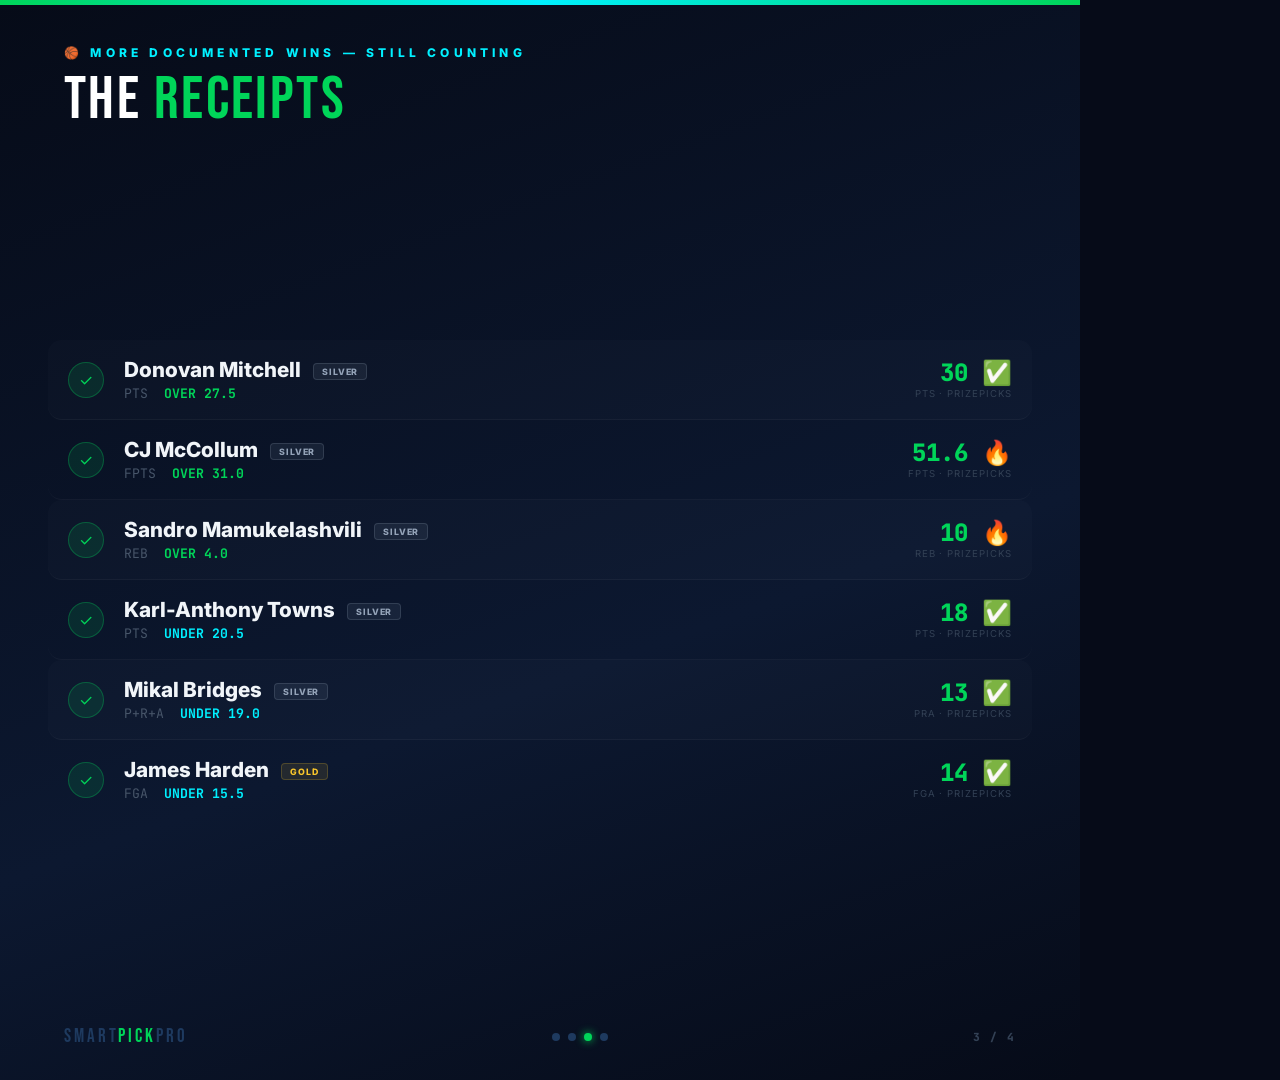
<file: assets/social/ig_slide_3_more_wins.html>
<!DOCTYPE html>
<html lang="en">
<head>
<meta charset="UTF-8">
<title>IG Slide 3 — More Wins</title>
<style>
@import url('https://fonts.googleapis.com/css2?family=Bebas+Neue&family=Inter:wght@400;600;700;800;900&family=JetBrains+Mono:wght@500;700&display=swap');
* { box-sizing: border-box; margin: 0; padding: 0; }
body {
  width: 1080px; height: 1080px; overflow: hidden;
  background: #060B18; font-family: 'Inter', sans-serif;
}
.slide {
  width: 1080px; height: 1080px;
  background: linear-gradient(160deg, #060B18 0%, #0C1830 60%, #060B18 100%);
  position: relative; overflow: hidden;
  display: flex; flex-direction: column;
}
.topbar { height: 5px; background: linear-gradient(90deg, #00D559, #00f0ff, #00D559); flex-shrink: 0; }

.header { padding: 40px 64px 24px; flex-shrink: 0; }
.header-eyebrow { font-size: 0.75rem; font-weight: 800; letter-spacing: 0.35em; color: #00f0ff; text-transform: uppercase; margin-bottom: 10px; }
.header-title { font-family: 'Bebas Neue', sans-serif; font-size: 3.8rem; color: #ffffff; letter-spacing: 0.04em; line-height: 1; }
.header-title span { color: #00D559; }

.wins { padding: 0 48px; flex: 1; display: flex; flex-direction: column; justify-content: center; gap: 0; }
.win-row {
  display: flex; align-items: center; gap: 20px;
  padding: 17px 20px; border-radius: 14px;
  border-bottom: 1px solid rgba(255,255,255,0.04);
}
.win-row:last-child { border-bottom: none; }
.win-row:nth-child(odd) { background: rgba(255,255,255,0.015); }
.check {
  width: 36px; height: 36px;
  background: rgba(0,213,89,0.12); border: 1.5px solid rgba(0,213,89,0.3); border-radius: 50%;
  display: flex; align-items: center; justify-content: center; font-size: 1rem; color: #00D559; flex-shrink: 0;
}
.win-info { flex: 1; min-width: 0; }
.win-player { font-size: 1.3rem; font-weight: 800; color: #f1f5f9; }
.win-line { font-size: 0.82rem; color: #475569; margin-top: 3px; font-family: 'JetBrains Mono', monospace; }
.over  { color: #00D559; font-weight: 700; }
.under { color: #00f0ff; font-weight: 700; }
.win-result { text-align: right; flex-shrink: 0; }
.result-num { font-size: 1.5rem; font-weight: 900; color: #00D559; font-family: 'JetBrains Mono', monospace; line-height: 1; }
.result-label { font-size: 0.6rem; color: #334155; text-transform: uppercase; letter-spacing: 0.1em; margin-top: 3px; }
.tier-s { display:inline-block;font-size:0.55rem;font-weight:800;letter-spacing:0.1em;padding:2px 8px;border-radius:4px;text-transform:uppercase;background:rgba(148,163,184,0.1);color:#94a3b8;border:1px solid rgba(148,163,184,0.2);margin-left:8px;vertical-align:middle; }
.tier-g { display:inline-block;font-size:0.55rem;font-weight:800;letter-spacing:0.1em;padding:2px 8px;border-radius:4px;text-transform:uppercase;background:rgba(249,198,43,0.1);color:#F9C62B;border:1px solid rgba(249,198,43,0.2);margin-left:8px;vertical-align:middle; }

.footer { padding: 20px 64px 32px; display: flex; justify-content: space-between; align-items: center; flex-shrink: 0; }
.footer-brand { font-family: 'Bebas Neue', sans-serif; font-size: 1.2rem; letter-spacing: 0.15em; color: #1e3a5f; }
.footer-brand span { color: #00D559; }
.footer-dots { display: flex; gap: 8px; }
.dot { width:8px;height:8px;border-radius:50%;background:#1e3a5f; }
.dot.active { background:#00D559; box-shadow:0 0 8px #00D559; }
.footer-slide { font-size: 0.7rem; font-weight: 800; letter-spacing: 0.15em; color: #334155; font-family: 'JetBrains Mono', monospace; }
</style>
</head>
<body>
<div class="slide">
  <div class="topbar"></div>
  <div class="header">
    <div class="header-eyebrow">🏀 More Documented Wins — Still Counting</div>
    <div class="header-title">THE <span>RECEIPTS</span></div>
  </div>
  <div class="wins">

    <div class="win-row">
      <div class="check">✓</div>
      <div class="win-info">
        <div class="win-player">Donovan Mitchell <span class="tier-s">Silver</span></div>
        <div class="win-line">PTS &nbsp;<span class="over">OVER 27.5</span></div>
      </div>
      <div class="win-result">
        <div class="result-num">30 ✅</div>
        <div class="result-label">PTS · PrizePicks</div>
      </div>
    </div>

    <div class="win-row">
      <div class="check">✓</div>
      <div class="win-info">
        <div class="win-player">CJ McCollum <span class="tier-s">Silver</span></div>
        <div class="win-line">FPTS &nbsp;<span class="over">OVER 31.0</span></div>
      </div>
      <div class="win-result">
        <div class="result-num">51.6 🔥</div>
        <div class="result-label">FPTS · PrizePicks</div>
      </div>
    </div>

    <div class="win-row">
      <div class="check">✓</div>
      <div class="win-info">
        <div class="win-player">Sandro Mamukelashvili <span class="tier-s">Silver</span></div>
        <div class="win-line">REB &nbsp;<span class="over">OVER 4.0</span></div>
      </div>
      <div class="win-result">
        <div class="result-num">10 🔥</div>
        <div class="result-label">REB · PrizePicks</div>
      </div>
    </div>

    <div class="win-row">
      <div class="check">✓</div>
      <div class="win-info">
        <div class="win-player">Karl-Anthony Towns <span class="tier-s">Silver</span></div>
        <div class="win-line">PTS &nbsp;<span class="under">UNDER 20.5</span></div>
      </div>
      <div class="win-result">
        <div class="result-num">18 ✅</div>
        <div class="result-label">PTS · PrizePicks</div>
      </div>
    </div>

    <div class="win-row">
      <div class="check">✓</div>
      <div class="win-info">
        <div class="win-player">Mikal Bridges <span class="tier-s">Silver</span></div>
        <div class="win-line">P+R+A &nbsp;<span class="under">UNDER 19.0</span></div>
      </div>
      <div class="win-result">
        <div class="result-num">13 ✅</div>
        <div class="result-label">PRA · PrizePicks</div>
      </div>
    </div>

    <div class="win-row">
      <div class="check">✓</div>
      <div class="win-info">
        <div class="win-player">James Harden <span class="tier-g">Gold</span></div>
        <div class="win-line">FGA &nbsp;<span class="under">UNDER 15.5</span></div>
      </div>
      <div class="win-result">
        <div class="result-num">14 ✅</div>
        <div class="result-label">FGA · PrizePicks</div>
      </div>
    </div>

  </div>
  <div class="footer">
    <div class="footer-brand">Smart<span>Pick</span>Pro</div>
    <div class="footer-dots">
      <div class="dot"></div><div class="dot"></div>
      <div class="dot active"></div><div class="dot"></div>
    </div>
    <div class="footer-slide">3 / 4</div>
  </div>
</div>
</body>
</html>
</file>
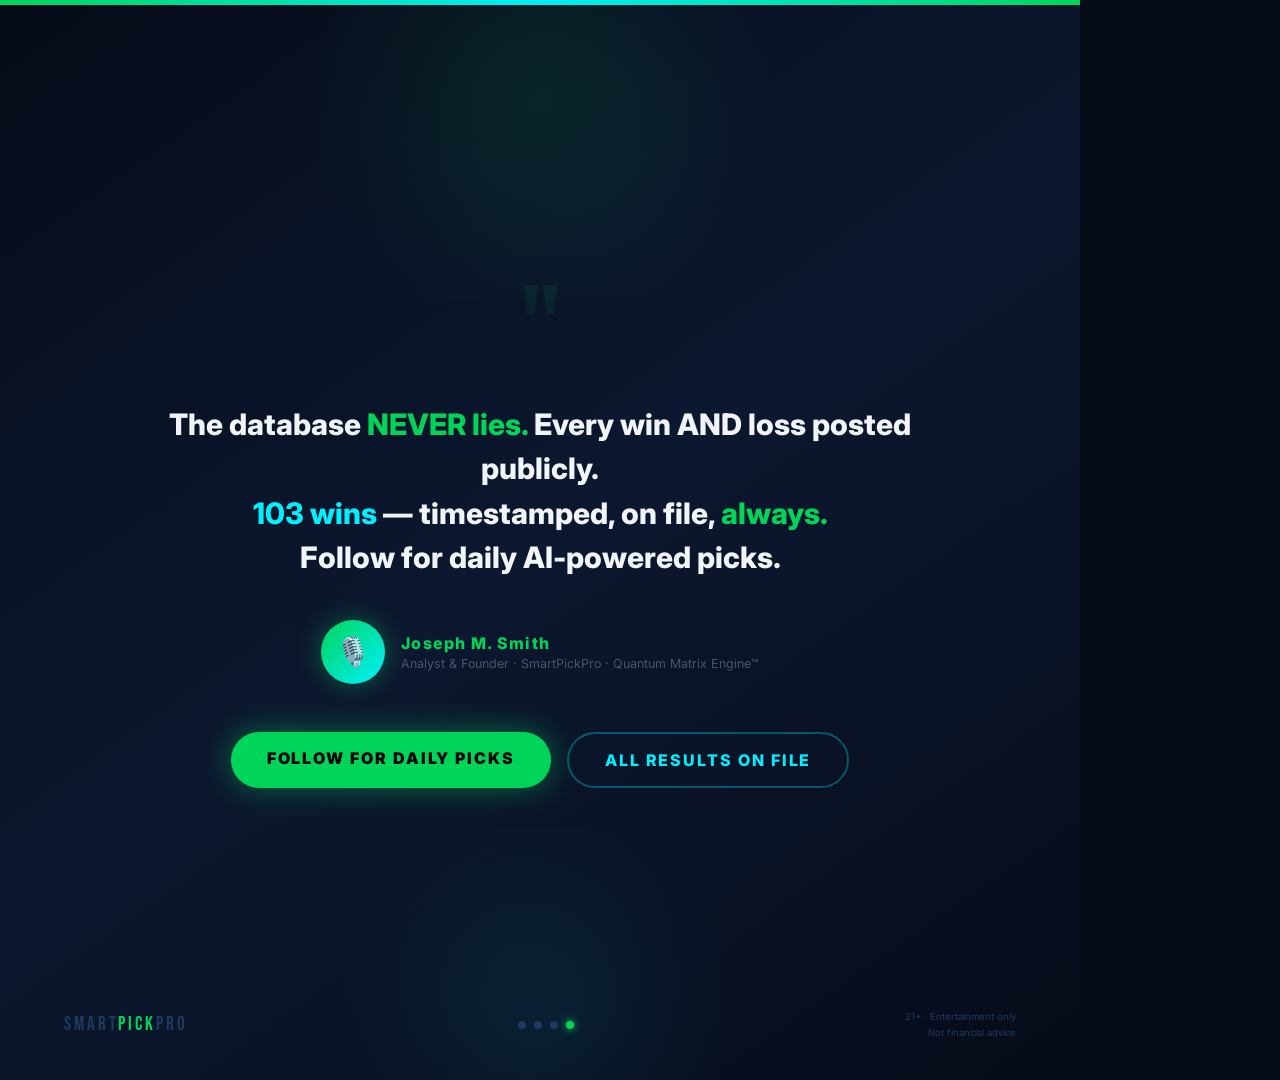
<file: assets/social/ig_slide_4_cta.html>
<!DOCTYPE html>
<html lang="en">
<head>
<meta charset="UTF-8">
<title>IG Slide 4 — Joseph Quote + CTA</title>
<style>
@import url('https://fonts.googleapis.com/css2?family=Bebas+Neue&family=Inter:wght@400;600;700;800;900&display=swap');
* { box-sizing: border-box; margin: 0; padding: 0; }
body {
  width: 1080px; height: 1080px; overflow: hidden;
  background: #060B18; font-family: 'Inter', sans-serif;
  display: flex; align-items: center; justify-content: center;
}
.slide {
  width: 1080px; height: 1080px;
  background: linear-gradient(145deg, #060B18 0%, #0C1830 50%, #060B18 100%);
  position: relative; overflow: hidden;
  display: flex; flex-direction: column;
  align-items: center; justify-content: center;
  padding: 80px;
  text-align: center;
}
.topbar { position:absolute;top:0;left:0;right:0;height:5px;background:linear-gradient(90deg,#00D559,#00f0ff,#00D559); }

/* Glows */
.glow-top { position:absolute;top:-100px;left:50%;transform:translateX(-50%);width:600px;height:400px;background:radial-gradient(circle,rgba(0,213,89,0.1) 0%,transparent 65%);pointer-events:none; }
.glow-bot { position:absolute;bottom:-100px;left:50%;transform:translateX(-50%);width:500px;height:350px;background:radial-gradient(circle,rgba(0,240,255,0.07) 0%,transparent 65%);pointer-events:none; }

/* Quote marks */
.quote-mark {
  font-family: 'Bebas Neue', sans-serif;
  font-size: 8rem;
  color: rgba(0,213,89,0.08);
  line-height: 0.7;
  margin-bottom: 20px;
}

/* Main quote */
.quote-text {
  font-size: 1.85rem;
  font-weight: 800;
  color: #f1f5f9;
  line-height: 1.5;
  max-width: 820px;
  position: relative; z-index: 1;
}
.quote-text em { color: #00D559; font-style: normal; }
.quote-text .cyan { color: #00f0ff; }

/* Author */
.author {
  display: flex; align-items: center; gap: 16px;
  margin-top: 40px;
  position: relative; z-index: 1;
}
.author-avatar {
  width: 64px; height: 64px; border-radius: 50%;
  background: linear-gradient(135deg, #00D559, #00f0ff);
  display: flex; align-items: center; justify-content: center;
  font-size: 1.8rem;
  box-shadow: 0 0 24px rgba(0,213,89,0.4);
  flex-shrink: 0;
}
.author-text { text-align: left; }
.author-name { font-size: 1rem; font-weight: 800; color: #00D559; letter-spacing: 0.08em; }
.author-title { font-size: 0.78rem; color: #475569; margin-top: 3px; }

/* CTA pill */
.cta-row {
  display: flex; gap: 16px; margin-top: 48px;
  position: relative; z-index: 1;
}
.cta-pill {
  background: #00D559;
  color: #030508;
  font-size: 1rem;
  font-weight: 900;
  letter-spacing: 0.12em;
  padding: 16px 36px;
  border-radius: 50px;
  text-transform: uppercase;
  box-shadow: 0 0 30px rgba(0,213,89,0.45);
}
.cta-pill-outline {
  border: 2px solid rgba(0,240,255,0.3);
  color: #00f0ff;
  font-size: 1rem;
  font-weight: 800;
  letter-spacing: 0.12em;
  padding: 16px 36px;
  border-radius: 50px;
  text-transform: uppercase;
}

/* Bottom */
.bottom-strip {
  position: absolute; bottom: 40px; left: 0; right: 0;
  display: flex; justify-content: space-between; align-items: center;
  padding: 0 64px;
}
.footer-brand { font-family: 'Bebas Neue', sans-serif; font-size: 1.2rem; letter-spacing: 0.15em; color: #1e3a5f; }
.footer-brand span { color: #00D559; }
.footer-dots { display:flex;gap:8px; }
.dot { width:8px;height:8px;border-radius:50%;background:#1e3a5f; }
.dot.active { background:#00D559;box-shadow:0 0 8px #00D559; }
.footer-disc { font-size: 0.6rem; color: #1e3a5f; text-align: right; line-height: 1.6; }
</style>
</head>
<body>
<div class="slide">
  <div class="topbar"></div>
  <div class="glow-top"></div>
  <div class="glow-bot"></div>

  <div class="quote-mark">"</div>

  <div class="quote-text">
    The database <em>NEVER lies.</em>
    Every win AND loss posted publicly.<br>
    <span class="cyan">103 wins</span> — timestamped, on file, <em>always.</em><br>
    Follow for daily AI-powered picks.
  </div>

  <div class="author">
    <div class="author-avatar">🎙️</div>
    <div class="author-text">
      <div class="author-name">Joseph M. Smith</div>
      <div class="author-title">Analyst &amp; Founder · SmartPickPro · Quantum Matrix Engine™</div>
    </div>
  </div>

  <div class="cta-row">
    <div class="cta-pill">Follow for Daily Picks</div>
    <div class="cta-pill-outline">All Results On File</div>
  </div>

  <div class="bottom-strip">
    <div class="footer-brand">Smart<span>Pick</span>Pro</div>
    <div class="footer-dots">
      <div class="dot"></div><div class="dot"></div>
      <div class="dot"></div><div class="dot active"></div>
    </div>
    <div class="footer-disc">21+ · Entertainment only<br>Not financial advice</div>
  </div>
</div>
</body>
</html>
</file>
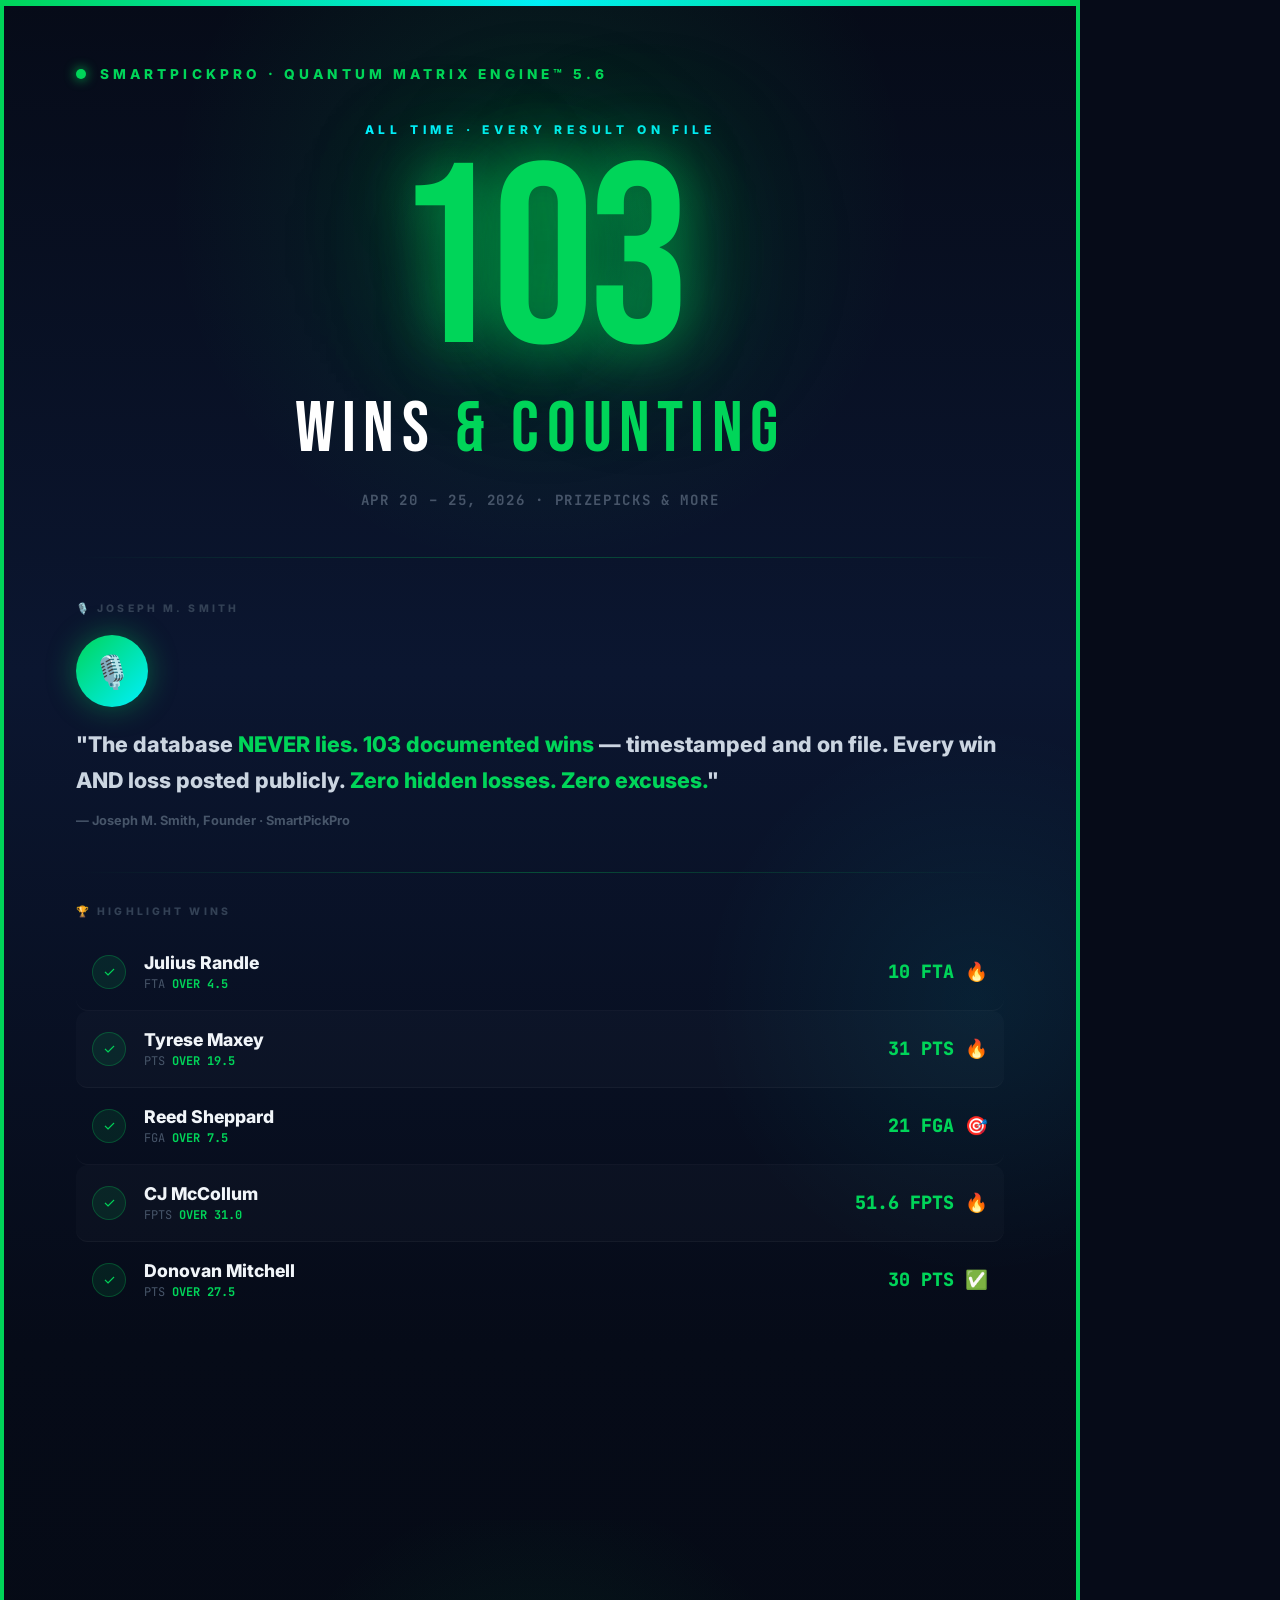
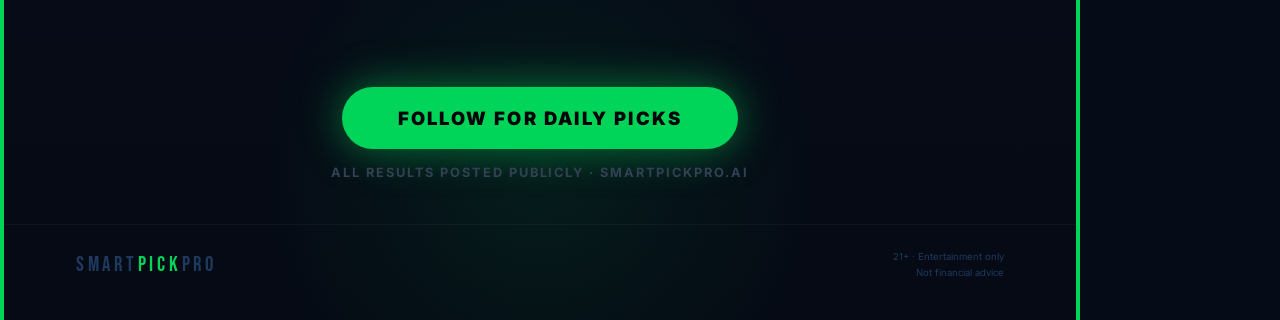
<file: assets/social/stories_tiktok.html>
<!DOCTYPE html>
<html lang="en">
<head>
<meta charset="UTF-8">
<title>Stories / TikTok — 1080x1920</title>
<style>
@import url('https://fonts.googleapis.com/css2?family=Bebas+Neue&family=Inter:wght@400;700;800;900&family=JetBrains+Mono:wght@500;700&display=swap');
* { box-sizing: border-box; margin: 0; padding: 0; }
body {
  width: 1080px; height: 1920px; overflow: hidden;
  background: #060B18; font-family: 'Inter', sans-serif;
}
.story {
  width: 1080px; height: 1920px;
  background: linear-gradient(180deg, #060B18 0%, #0B1630 35%, #060B18 70%, #050A14 100%);
  border-left: 4px solid #00D559;
  border-right: 4px solid #00D559;
  position: relative; overflow: hidden;
  display: flex; flex-direction: column;
}

/* Glow elements */
.glow-top    { position:absolute;top:-150px;left:50%;transform:translateX(-50%);width:900px;height:700px;background:radial-gradient(circle,rgba(0,213,89,0.12) 0%,transparent 65%);pointer-events:none; }
.glow-mid    { position:absolute;top:700px;right:-200px;width:600px;height:600px;background:radial-gradient(circle,rgba(0,240,255,0.07) 0%,transparent 65%);pointer-events:none; }
.glow-bot    { position:absolute;bottom:-100px;left:50%;transform:translateX(-50%);width:700px;height:500px;background:radial-gradient(circle,rgba(0,213,89,0.09) 0%,transparent 65%);pointer-events:none; }

/* Top bar */
.topbar { height: 6px; background: linear-gradient(90deg, #00D559, #00f0ff, #00D559); flex-shrink: 0; }

/* Status area (like phone status bar spacing) */
.status-area { height: 60px; flex-shrink: 0; }

/* Brand */
.brand-row {
  padding: 0 72px; flex-shrink: 0;
  display: flex; align-items: center; gap: 14px;
  position: relative; z-index: 1;
}
.brand-dot { width:10px;height:10px;background:#00D559;border-radius:50%;box-shadow:0 0 12px #00D559;animation:pulse 1.6s ease-in-out infinite;flex-shrink:0; }
@keyframes pulse { 0%,100%{opacity:1;transform:scale(1);}50%{opacity:0.4;transform:scale(0.7);} }
.brand-name { font-size:0.85rem;font-weight:800;letter-spacing:0.3em;color:#00D559;text-transform:uppercase; }

/* HERO section */
.hero {
  padding: 40px 72px 48px;
  position: relative; z-index: 1;
  text-align: center;
}
.hero-eyebrow { font-size:0.75rem;font-weight:800;letter-spacing:0.4em;color:#00f0ff;text-transform:uppercase;margin-bottom:16px; }
.hero-num {
  font-family: 'Bebas Neue', sans-serif;
  font-size: 16rem;
  line-height: 0.88;
  color: #00D559;
  text-shadow:
    0 0 60px rgba(0,213,89,0.7),
    0 0 120px rgba(0,213,89,0.4),
    0 0 240px rgba(0,213,89,0.15);
  letter-spacing: -0.02em;
}
.hero-wins {
  font-family: 'Bebas Neue', sans-serif;
  font-size: 4.5rem;
  color: #ffffff;
  letter-spacing: 0.1em;
  margin-top: 8px;
}
.hero-wins span { color: #00D559; }
.hero-sub {
  font-size: 0.88rem; font-weight: 700; color: #475569;
  letter-spacing: 0.12em; text-transform: uppercase;
  margin-top: 18px;
  font-family: 'JetBrains Mono', monospace;
}

/* Divider */
.h-divider {
  height: 1px;
  background: linear-gradient(90deg, transparent, rgba(0,213,89,0.3), transparent);
  margin: 0 72px;
  flex-shrink: 0;
}

/* Joseph section */
.joseph-section {
  padding: 44px 72px;
  position: relative; z-index: 1;
}
.section-label { font-size:0.65rem;font-weight:800;letter-spacing:0.3em;color:#334155;text-transform:uppercase;margin-bottom:20px; }
.joseph-av {
  width: 72px; height: 72px; border-radius: 50%;
  background: linear-gradient(135deg, #00D559, #00f0ff);
  display: flex; align-items: center; justify-content: center;
  font-size: 2rem;
  box-shadow: 0 0 30px rgba(0,213,89,0.4);
  margin-bottom: 20px;
}
.joseph-text {
  font-size: 1.35rem; font-weight: 800; color: #cbd5e1; line-height: 1.65;
}
.joseph-text em { color: #00D559; font-style: normal; }
.joseph-attr { font-size: 0.8rem; font-weight: 700; color: #475569; margin-top: 14px; }

/* Wins section */
.wins-section {
  padding: 0 72px 0;
  position: relative; z-index: 1;
  flex: 1;
}
.wins-section .section-label { margin-bottom: 16px; }
.win-row {
  display: flex; align-items: center; gap: 18px;
  padding: 18px 16px; border-radius: 12px;
  border-bottom: 1px solid rgba(255,255,255,0.04);
}
.win-row:last-child { border-bottom: none; }
.win-row:nth-child(odd) { background: rgba(255,255,255,0.02); }
.ck { width:34px;height:34px;background:rgba(0,213,89,0.10);border:1.5px solid rgba(0,213,89,0.25);border-radius:50%;display:flex;align-items:center;justify-content:center;font-size:0.9rem;color:#00D559;flex-shrink:0; }
.pi { flex:1;min-width:0; }
.pp { font-size:1.1rem;font-weight:800;color:#f1f5f9; }
.pl { font-size:0.75rem;color:#475569;margin-top:3px;font-family:'JetBrains Mono',monospace; }
.ov { color:#00D559;font-weight:700; }
.un { color:#00f0ff;font-weight:700; }
.pn { font-size:1.15rem;font-weight:900;color:#00D559;font-family:'JetBrains Mono',monospace; }

/* CTA section */
.cta-section {
  padding: 44px 72px;
  text-align: center;
  position: relative; z-index: 1;
  flex-shrink: 0;
}
.cta-pill {
  display: inline-block;
  background: #00D559;
  color: #030508;
  font-size: 1.15rem;
  font-weight: 900;
  letter-spacing: 0.12em;
  padding: 20px 56px;
  border-radius: 50px;
  text-transform: uppercase;
  box-shadow: 0 0 40px rgba(0,213,89,0.5);
  margin-bottom: 16px;
}
.cta-sub { font-size: 0.8rem; color: #334155; letter-spacing: 0.15em; text-transform: uppercase; font-weight: 700; }

/* Footer */
.footer {
  padding: 24px 72px 40px;
  display: flex; justify-content: space-between; align-items: center;
  flex-shrink: 0;
  border-top: 1px solid rgba(255,255,255,0.04);
  position: relative; z-index: 1;
}
.fb { font-family:'Bebas Neue',sans-serif;font-size:1.3rem;letter-spacing:0.18em;color:#1e3a5f; }
.fb span { color:#00D559; }
.fd { font-size:0.6rem;color:#1e3a5f;text-align:right;line-height:1.6; }
</style>
</head>
<body>
<div class="story">
  <div class="glow-top"></div>
  <div class="glow-mid"></div>
  <div class="glow-bot"></div>

  <div class="topbar"></div>
  <div class="status-area"></div>

  <!-- Brand -->
  <div class="brand-row">
    <div class="brand-dot"></div>
    <div class="brand-name">SmartPickPro · Quantum Matrix Engine™ 5.6</div>
  </div>

  <!-- HERO -->
  <div class="hero">
    <div class="hero-eyebrow">All Time · Every Result On File</div>
    <div class="hero-num">103</div>
    <div class="hero-wins">WINS <span>&amp; COUNTING</span></div>
    <div class="hero-sub">Apr 20 – 25, 2026 · PrizePicks &amp; More</div>
  </div>

  <div class="h-divider"></div>

  <!-- Joseph -->
  <div class="joseph-section">
    <div class="section-label">🎙️ Joseph M. Smith</div>
    <div class="joseph-av">🎙️</div>
    <div class="joseph-text">
      "The database <em>NEVER lies.</em>
      <em>103 documented wins</em> — timestamped and on file.
      Every win AND loss posted publicly.
      <em>Zero hidden losses. Zero excuses.</em>"
    </div>
    <div class="joseph-attr">— Joseph M. Smith, Founder · SmartPickPro</div>
  </div>

  <div class="h-divider"></div>

  <!-- Wins -->
  <div class="wins-section">
    <div class="section-label" style="margin-top:32px">🏆 Highlight Wins</div>

    <div class="win-row">
      <div class="ck">✓</div>
      <div class="pi"><div class="pp">Julius Randle</div><div class="pl">FTA <span class="ov">OVER 4.5</span></div></div>
      <div class="pn">10 FTA 🔥</div>
    </div>
    <div class="win-row">
      <div class="ck">✓</div>
      <div class="pi"><div class="pp">Tyrese Maxey</div><div class="pl">PTS <span class="ov">OVER 19.5</span></div></div>
      <div class="pn">31 PTS 🔥</div>
    </div>
    <div class="win-row">
      <div class="ck">✓</div>
      <div class="pi"><div class="pp">Reed Sheppard</div><div class="pl">FGA <span class="ov">OVER 7.5</span></div></div>
      <div class="pn">21 FGA 🎯</div>
    </div>
    <div class="win-row">
      <div class="ck">✓</div>
      <div class="pi"><div class="pp">CJ McCollum</div><div class="pl">FPTS <span class="ov">OVER 31.0</span></div></div>
      <div class="pn">51.6 FPTS 🔥</div>
    </div>
    <div class="win-row">
      <div class="ck">✓</div>
      <div class="pi"><div class="pp">Donovan Mitchell</div><div class="pl">PTS <span class="ov">OVER 27.5</span></div></div>
      <div class="pn">30 PTS ✅</div>
    </div>
  </div>

  <!-- CTA -->
  <div class="cta-section">
    <div class="cta-pill">Follow for Daily Picks</div>
    <div class="cta-sub">All results posted publicly · smartpickpro.ai</div>
  </div>

  <div class="footer">
    <div class="fb">Smart<span>Pick</span>Pro</div>
    <div class="fd">21+ · Entertainment only<br>Not financial advice</div>
  </div>
</div>
</body>
</html>
</file>
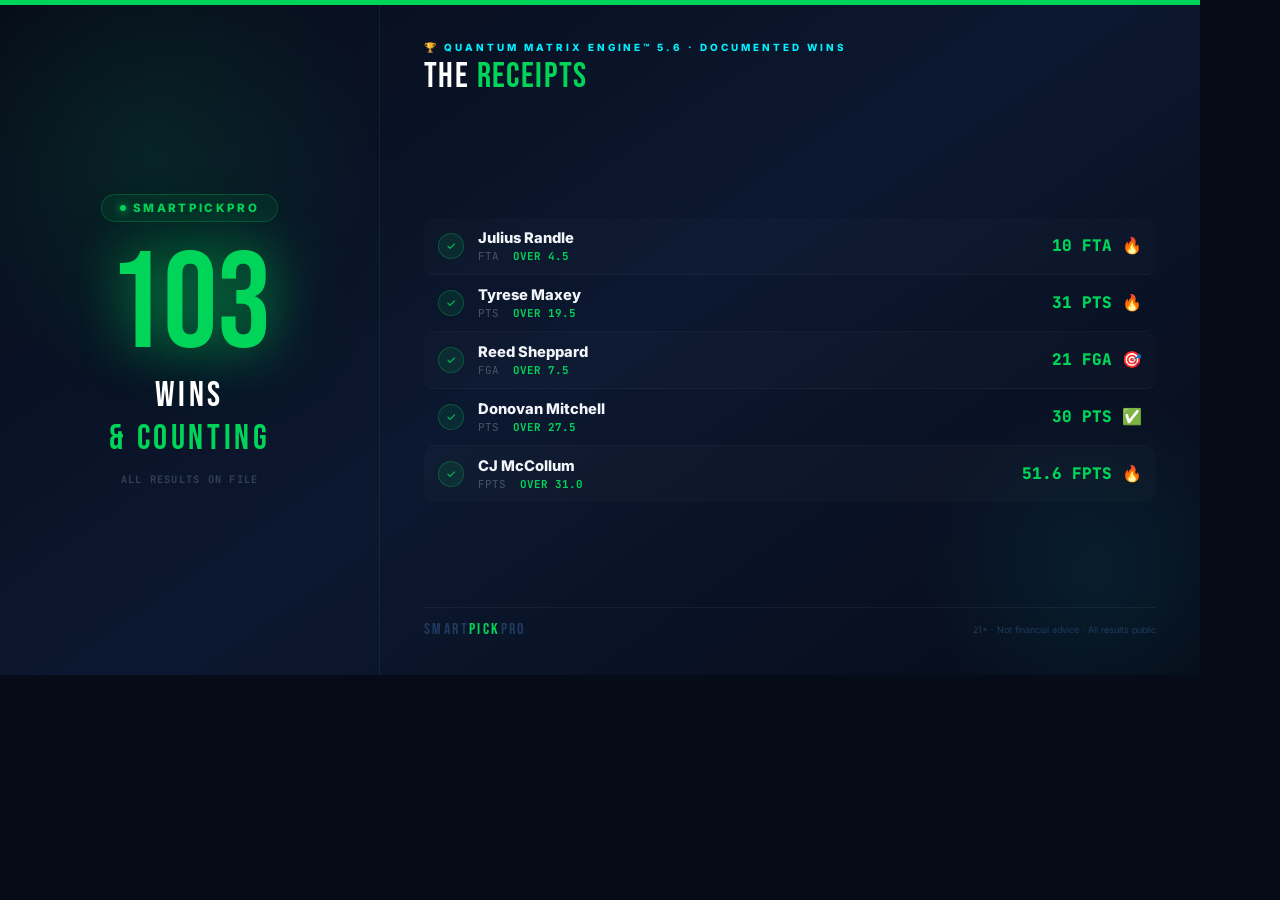
<file: assets/social/twitter_x_card.html>
<!DOCTYPE html>
<html lang="en">
<head>
<meta charset="UTF-8">
<title>Twitter/X Card — 1200x675</title>
<style>
@import url('https://fonts.googleapis.com/css2?family=Bebas+Neue&family=Inter:wght@400;700;800;900&family=JetBrains+Mono:wght@500;700&display=swap');
* { box-sizing: border-box; margin: 0; padding: 0; }
body {
  width: 1200px; height: 675px; overflow: hidden;
  background: #060B18; font-family: 'Inter', sans-serif;
}
.card {
  width: 1200px; height: 675px;
  background: linear-gradient(145deg, #060B18 0%, #0C1830 50%, #060B18 100%);
  border-top: 5px solid #00D559;
  position: relative; overflow: hidden;
  display: flex;
}

/* Glows */
.glow-left { position:absolute;top:-100px;left:-100px;width:500px;height:500px;background:radial-gradient(circle,rgba(0,213,89,0.10) 0%,transparent 65%);pointer-events:none; }
.glow-right { position:absolute;bottom:-100px;right:-100px;width:400px;height:400px;background:radial-gradient(circle,rgba(0,240,255,0.07) 0%,transparent 65%);pointer-events:none; }

/* Left panel — big number */
.left {
  width: 380px;
  flex-shrink: 0;
  display: flex;
  flex-direction: column;
  justify-content: center;
  align-items: center;
  padding: 48px 32px;
  border-right: 1px solid rgba(0,213,89,0.12);
  text-align: center;
  position: relative; z-index: 1;
}
.brand-chip {
  display: inline-flex; align-items: center; gap: 7px;
  background: rgba(0,213,89,0.08); border: 1px solid rgba(0,213,89,0.22); border-radius: 50px;
  padding: 6px 18px;
  font-size: 0.72rem; font-weight: 800; letter-spacing: 0.2em; color: #00D559; text-transform: uppercase;
  margin-bottom: 24px;
}
.brand-dot { width:6px;height:6px;background:#00D559;border-radius:50%;box-shadow:0 0 8px #00D559;animation:pulse 1.6s ease-in-out infinite; }
@keyframes pulse { 0%,100%{opacity:1;transform:scale(1);}50%{opacity:0.4;transform:scale(0.7);} }
.big-num {
  font-family: 'Bebas Neue', sans-serif;
  font-size: 8.5rem;
  line-height: 0.9;
  color: #00D559;
  text-shadow: 0 0 50px rgba(0,213,89,0.6), 0 0 100px rgba(0,213,89,0.3);
}
.wins-label {
  font-family: 'Bebas Neue', sans-serif;
  font-size: 2.2rem;
  color: #ffffff;
  letter-spacing: 0.1em;
  margin-top: 6px;
}
.wins-label span { color: #00D559; }
.sub-label {
  font-size: 0.65rem; font-weight: 700; color: #334155;
  letter-spacing: 0.12em; text-transform: uppercase; margin-top: 12px;
  font-family: 'JetBrains Mono', monospace;
}

/* Right panel — wins list */
.right {
  flex: 1;
  display: flex; flex-direction: column;
  padding: 36px 44px;
  position: relative; z-index: 1;
}
.right-header {
  margin-bottom: 18px;
}
.right-eyebrow {
  font-size: 0.62rem; font-weight: 800; letter-spacing: 0.3em;
  color: #00f0ff; text-transform: uppercase; margin-bottom: 6px;
}
.right-title {
  font-family: 'Bebas Neue', sans-serif;
  font-size: 2.2rem; color: #ffffff; letter-spacing: 0.04em; line-height: 1;
}
.right-title span { color: #00D559; }

.picks { display: flex; flex-direction: column; gap: 0; flex: 1; justify-content: center; }
.pick {
  display: flex; align-items: center; gap: 14px;
  padding: 11px 14px; border-radius: 10px;
  border-bottom: 1px solid rgba(255,255,255,0.04);
}
.pick:last-child { border-bottom: none; }
.pick:nth-child(odd) { background: rgba(255,255,255,0.015); }
.ck {
  width: 26px; height: 26px;
  background: rgba(0,213,89,0.10); border: 1.5px solid rgba(0,213,89,0.25); border-radius: 50%;
  display: flex; align-items: center; justify-content: center;
  font-size: 0.72rem; color: #00D559; flex-shrink: 0;
}
.pi { flex: 1; min-width: 0; }
.pp { font-size: 0.92rem; font-weight: 800; color: #f1f5f9; white-space: nowrap; overflow: hidden; text-overflow: ellipsis; }
.pl { font-size: 0.68rem; color: #475569; margin-top: 2px; font-family: 'JetBrains Mono', monospace; }
.ov { color: #00D559; font-weight: 700; }
.un { color: #00f0ff; font-weight: 700; }
.pr { text-align: right; flex-shrink: 0; }
.pn { font-size: 1rem; font-weight: 900; color: #00D559; font-family: 'JetBrains Mono', monospace; }

/* Footer bar */
.footer {
  display: flex; justify-content: space-between; align-items: center;
  padding-top: 12px; margin-top: auto;
  border-top: 1px solid rgba(255,255,255,0.05);
}
.fb { font-family: 'Bebas Neue', sans-serif; font-size: 1rem; letter-spacing: 0.15em; color: #1e3a5f; }
.fb span { color: #00D559; }
.fd { font-size: 0.56rem; color: #1e3a5f; text-align: right; line-height: 1.5; }
</style>
</head>
<body>
<div class="card">
  <div class="glow-left"></div>
  <div class="glow-right"></div>

  <!-- LEFT -->
  <div class="left">
    <div class="brand-chip"><div class="brand-dot"></div>SmartPickPro</div>
    <div class="big-num">103</div>
    <div class="wins-label">WINS<br><span>&amp; COUNTING</span></div>
    <div class="sub-label">All results on file</div>
  </div>

  <!-- RIGHT -->
  <div class="right">
    <div class="right-header">
      <div class="right-eyebrow">🏆 Quantum Matrix Engine™ 5.6 · Documented Wins</div>
      <div class="right-title">THE <span>RECEIPTS</span></div>
    </div>

    <div class="picks">
      <div class="pick">
        <div class="ck">✓</div>
        <div class="pi">
          <div class="pp">Julius Randle</div>
          <div class="pl">FTA &nbsp;<span class="ov">OVER 4.5</span></div>
        </div>
        <div class="pr"><div class="pn">10 FTA 🔥</div></div>
      </div>
      <div class="pick">
        <div class="ck">✓</div>
        <div class="pi">
          <div class="pp">Tyrese Maxey</div>
          <div class="pl">PTS &nbsp;<span class="ov">OVER 19.5</span></div>
        </div>
        <div class="pr"><div class="pn">31 PTS 🔥</div></div>
      </div>
      <div class="pick">
        <div class="ck">✓</div>
        <div class="pi">
          <div class="pp">Reed Sheppard</div>
          <div class="pl">FGA &nbsp;<span class="ov">OVER 7.5</span></div>
        </div>
        <div class="pr"><div class="pn">21 FGA 🎯</div></div>
      </div>
      <div class="pick">
        <div class="ck">✓</div>
        <div class="pi">
          <div class="pp">Donovan Mitchell</div>
          <div class="pl">PTS &nbsp;<span class="ov">OVER 27.5</span></div>
        </div>
        <div class="pr"><div class="pn">30 PTS ✅</div></div>
      </div>
      <div class="pick">
        <div class="ck">✓</div>
        <div class="pi">
          <div class="pp">CJ McCollum</div>
          <div class="pl">FPTS &nbsp;<span class="ov">OVER 31.0</span></div>
        </div>
        <div class="pr"><div class="pn">51.6 FPTS 🔥</div></div>
      </div>
    </div>

    <div class="footer">
      <div class="fb">Smart<span>Pick</span>Pro</div>
      <div class="fd">21+ · Not financial advice · All results public</div>
    </div>
  </div>
</div>
</body>
</html>
</file>
